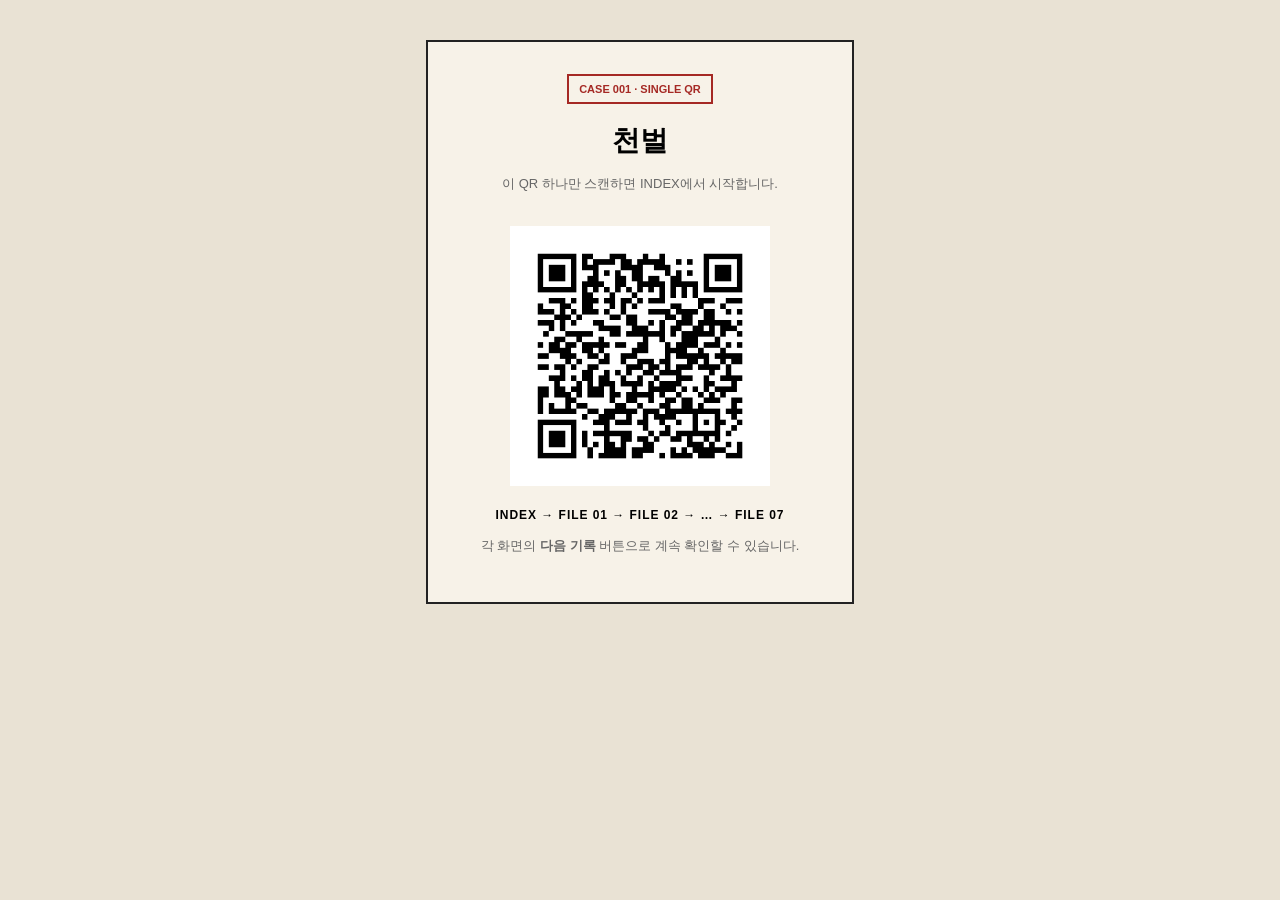
<file: QR_인쇄용_하나.html>
<!doctype html><html lang="ko"><meta charset="utf-8"><title>CASE 001 · 단일 QR</title><style>body{margin:0;background:#e9e2d4;font-family:Arial,sans-serif}.card{width:360px;margin:40px auto;padding:32px;background:#f7f2e8;border:2px solid #222;text-align:center}.stamp{display:inline-block;border:2px solid #a52924;color:#a52924;padding:7px 10px;font-weight:bold;font-size:11px}.card h1{font-size:28px;margin:18px 0 6px}.card p{color:#666;font-size:13px;line-height:1.7}.card img{width:260px;margin:18px auto}.flow{font-weight:bold;font-size:12px;letter-spacing:.08em}</style><div class="card"><div class="stamp">CASE 001 · SINGLE QR</div><h1>천벌</h1><p>이 QR 하나만 스캔하면 INDEX에서 시작합니다.</p><img src="QR_INDEX_하나만.png"><div class="flow">INDEX → FILE 01 → FILE 02 → … → FILE 07</div><p>각 화면의 <b>다음 기록</b> 버튼으로 계속 확인할 수 있습니다.</p></div></html>
</file>
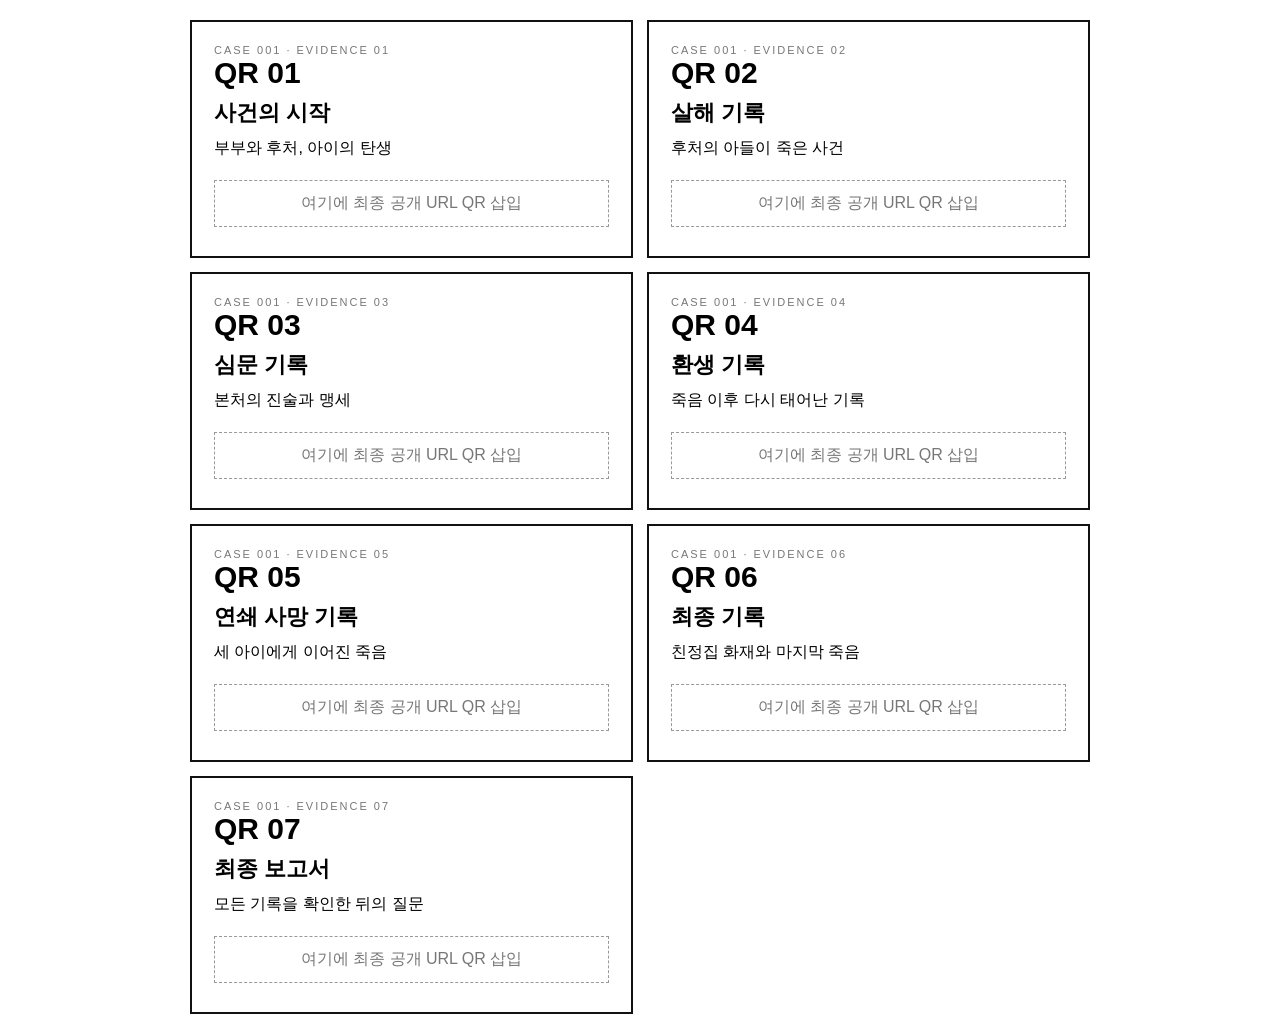
<file: QR_카드_인쇄용.html>
<!doctype html><html lang="ko"><head><meta charset="utf-8"><meta name="viewport" content="width=device-width,initial-scale=1">
<title>CASE 001 QR 카드</title><style>
body{font-family:Arial,"Noto Sans KR",sans-serif;background:white;margin:0;padding:20px}
.grid{display:grid;grid-template-columns:repeat(2,1fr);gap:14px;max-width:900px;margin:auto}
.card{border:2px solid #111;padding:22px;min-height:190px;page-break-inside:avoid}
.case{font-size:11px;letter-spacing:2px;color:#777}.num{font-size:30px;font-weight:800}.title{font-size:22px;font-weight:800;margin:8px 0}.desc{line-height:1.5}.qrbox{margin-top:20px;border:1px dashed #999;padding:12px;text-align:center;color:#777}
@media print{.card{break-inside:avoid}.grid{gap:10px}}
</style></head><body><div class="grid"><div class="card"><div class="case">CASE 001 · EVIDENCE 01</div><div class="num">QR 01</div><div class="title">사건의 시작</div><div class="desc">부부와 후처, 아이의 탄생</div><div class="qrbox">여기에 최종 공개 URL QR 삽입</div></div><div class="card"><div class="case">CASE 001 · EVIDENCE 02</div><div class="num">QR 02</div><div class="title">살해 기록</div><div class="desc">후처의 아들이 죽은 사건</div><div class="qrbox">여기에 최종 공개 URL QR 삽입</div></div><div class="card"><div class="case">CASE 001 · EVIDENCE 03</div><div class="num">QR 03</div><div class="title">심문 기록</div><div class="desc">본처의 진술과 맹세</div><div class="qrbox">여기에 최종 공개 URL QR 삽입</div></div><div class="card"><div class="case">CASE 001 · EVIDENCE 04</div><div class="num">QR 04</div><div class="title">환생 기록</div><div class="desc">죽음 이후 다시 태어난 기록</div><div class="qrbox">여기에 최종 공개 URL QR 삽입</div></div><div class="card"><div class="case">CASE 001 · EVIDENCE 05</div><div class="num">QR 05</div><div class="title">연쇄 사망 기록</div><div class="desc">세 아이에게 이어진 죽음</div><div class="qrbox">여기에 최종 공개 URL QR 삽입</div></div><div class="card"><div class="case">CASE 001 · EVIDENCE 06</div><div class="num">QR 06</div><div class="title">최종 기록</div><div class="desc">친정집 화재와 마지막 죽음</div><div class="qrbox">여기에 최종 공개 URL QR 삽입</div></div><div class="card"><div class="case">CASE 001 · EVIDENCE 07</div><div class="num">QR 07</div><div class="title">최종 보고서</div><div class="desc">모든 기록을 확인한 뒤의 질문</div><div class="qrbox">여기에 최종 공개 URL QR 삽입</div></div></div></body></html>
</file>
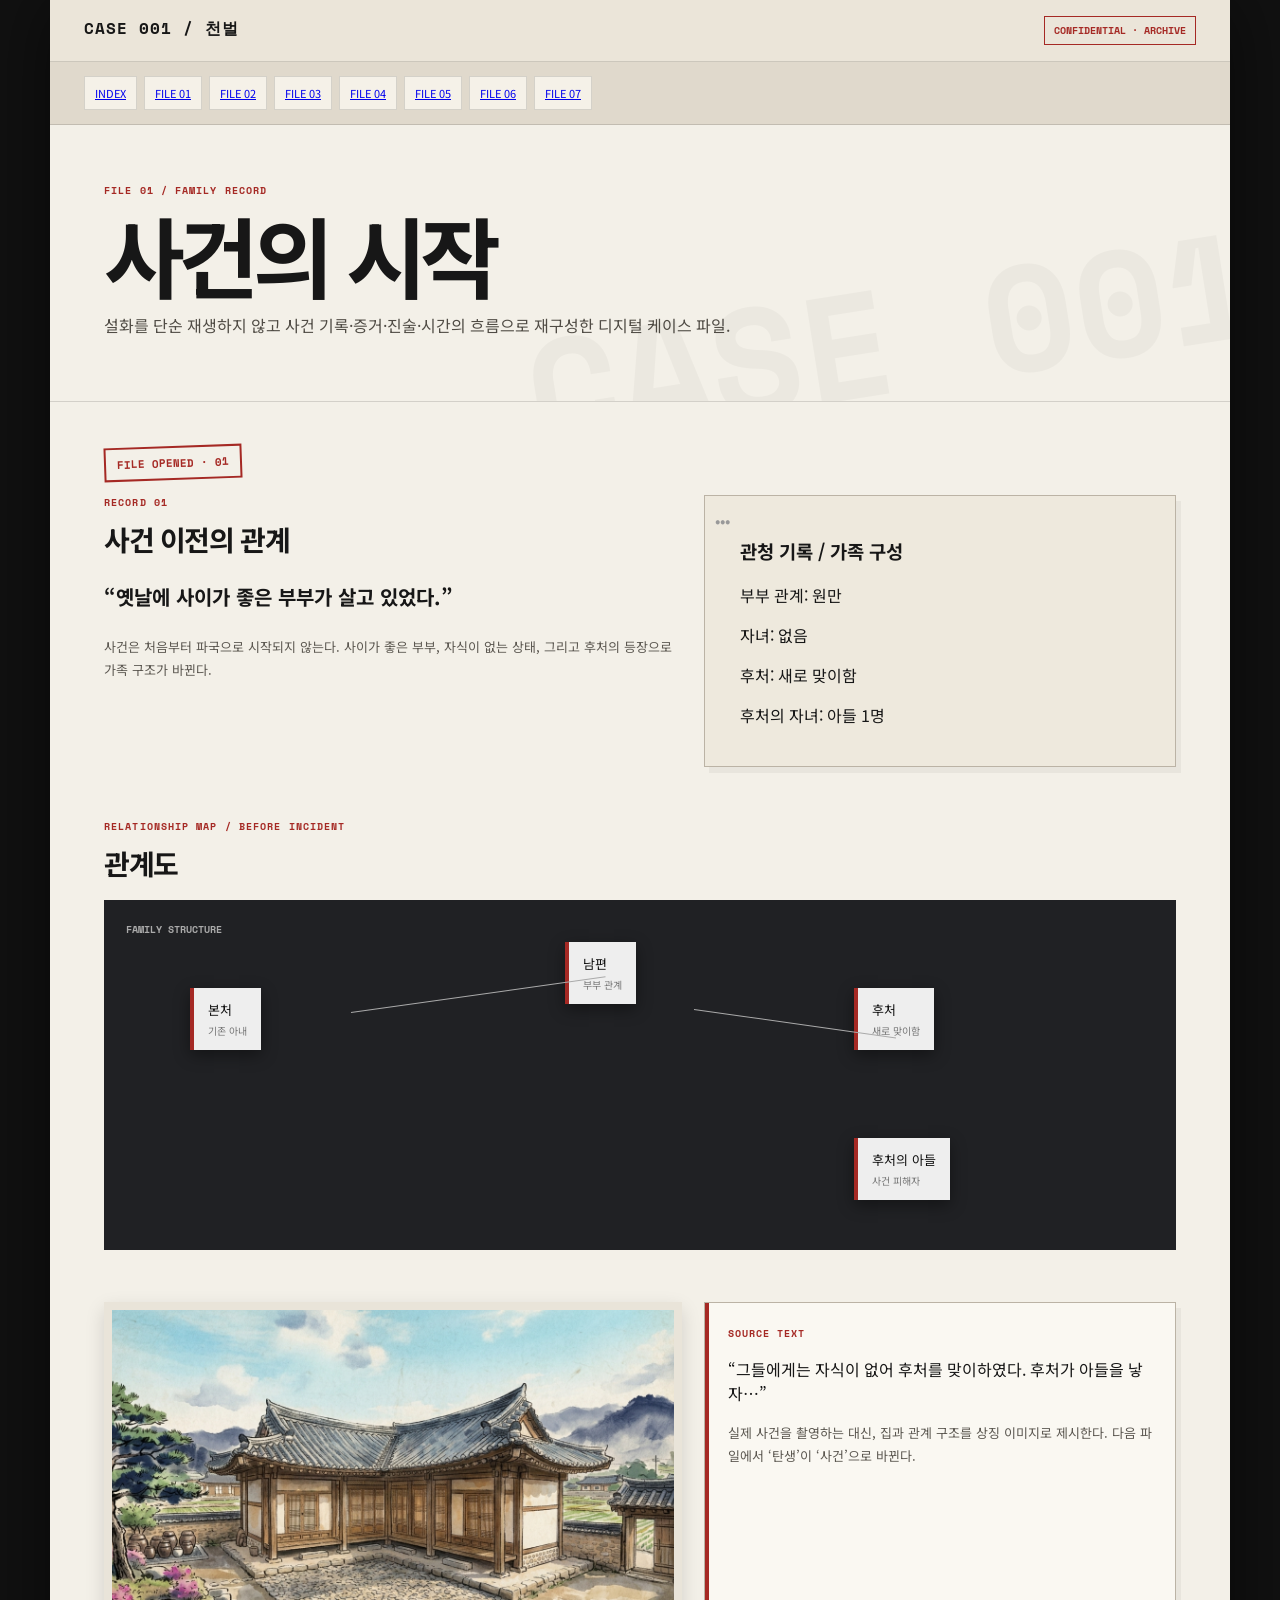
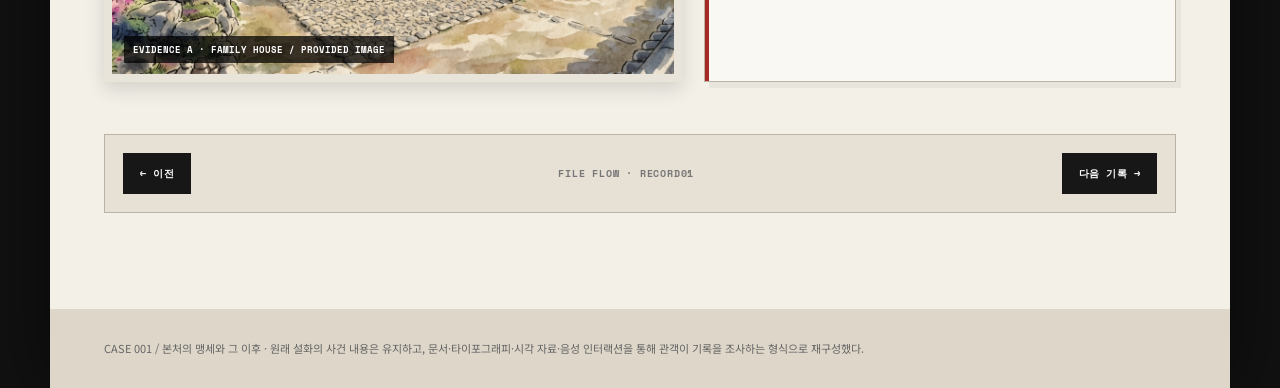
<file: record01.html>
<!doctype html><html lang="ko"><head><meta charset="utf-8"><meta name="viewport" content="width=device-width,initial-scale=1"><title>CASE 001 — 사건의 시작</title><style>@import url('https://fonts.googleapis.com/css2?family=Noto+Sans+KR:wght@400;600;700;800&family=Space+Mono:wght@400;700&display=swap');
:root{--ink:#171717;--paper:#f3f0e8;--paper2:#e5dfd2;--red:#a52924;--muted:#6f6a62;--line:#c9c2b5;--dark:#202124}*{box-sizing:border-box}html{scroll-behavior:smooth}body{margin:0;background:#111;color:var(--ink);font-family:'Noto Sans KR',sans-serif}.shell{max-width:1180px;margin:auto;background:var(--paper);min-height:100vh;box-shadow:0 0 70px #0008}.top{padding:16px 34px;background:#ebe5d9;border-bottom:1px solid #0002;display:flex;justify-content:space-between}.mono{font-family:'Space Mono';letter-spacing:.06em}.status{font:700 10px 'Space Mono';color:var(--red);border:1px solid var(--red);padding:6px 9px}.nav{position:sticky;top:0;z-index:10;padding:14px 34px;background:#e0d9cc;border-bottom:1px solid #0002;display:flex;gap:7px;flex-wrap:wrap}.nav a{background:#f5f1e8;border:1px solid #0002;padding:8px 10px;font-size:11px}.nav a:hover{border-color:var(--red);color:var(--red)}.hero{padding:58px 54px 45px;border-bottom:1px solid #0002;position:relative;overflow:hidden}.hero:after{content:'CASE 001';position:absolute;right:-30px;bottom:-45px;font:800 150px 'Space Mono';color:#00000008;transform:rotate(-9deg)}.kicker,.label{font:700 10px 'Space Mono';letter-spacing:.11em;color:var(--red)}.hero h1{font-size:clamp(44px,7vw,88px);line-height:.93;letter-spacing:-.075em;margin:15px 0}.hero p{max-width:720px;color:#504c45;line-height:1.8}.content{padding:44px 54px}.section{margin-bottom:52px}.section h2{font-size:28px;letter-spacing:-.05em;margin:9px 0 17px}.grid2{display:grid;grid-template-columns:1.1fr .9fr;gap:22px}.grid3{display:grid;grid-template-columns:repeat(3,1fr);gap:17px}.paper,.doc{background:#faf8f2;border:1px solid #bbb3a5;padding:23px;box-shadow:5px 6px 0 #0000000c;position:relative}.paper:before{content:'';position:absolute;left:0;top:0;bottom:0;width:4px;background:var(--red)}.doc{background:#eee9dd;padding-left:35px}.doc:before{content:'•••';position:absolute;left:10px;top:12px;line-height:1.6;color:#999}.quote{font-size:20px;font-weight:700;line-height:1.8}.small{font-size:13px;line-height:1.8;color:#5c5851}.stamp{display:inline-block;border:2px solid var(--red);color:var(--red);padding:7px 11px;font:700 11px 'Space Mono';transform:rotate(-2deg);margin-bottom:15px}.full-story{white-space:pre-line;font-size:15px;line-height:2.05}.timeline{padding-left:30px;position:relative}.timeline:before{content:'';position:absolute;left:8px;top:0;bottom:0;width:1px;background:#999}.event{position:relative;margin:0 0 24px}.event:before{content:'';position:absolute;left:-27px;top:5px;width:9px;height:9px;border-radius:50%;border:2px solid var(--red);background:var(--paper)}.event strong{display:block}.event span{font-size:12px;color:var(--muted)}.map{height:350px;background:var(--dark);color:#eee;position:relative;overflow:hidden;padding:22px}.maptitle{font:700 10px 'Space Mono';color:#aaa}.node{position:absolute;background:#eee;color:#111;padding:12px 14px;border-left:4px solid var(--red);font-size:13px;box-shadow:0 5px 15px #0006}.node small{display:block;color:#777;font-size:10px;margin-top:4px}.line{position:absolute;height:1px;background:#aaa;transform-origin:left center}.evidence{height:285px;background:#2c2b29;position:relative;overflow:hidden;border:8px solid #e9e4d9;box-shadow:0 7px 18px #0002}.caption{position:absolute;left:12px;bottom:11px;color:#fff;background:#000b;padding:7px 9px;font:700 9px 'Space Mono'}.house{position:absolute;left:20%;bottom:21%;width:58%;height:48%;background:#b8a98e;clip-path:polygon(50% 0,100% 35%,100% 100%,0 100%,0 35%)}.house:after{content:'';position:absolute;left:42%;bottom:0;width:16%;height:48%;background:#463c34}.window{position:absolute;top:49%;width:13%;height:20%;background:#9db0ad;border:3px solid #5c5047}.window.l{left:23%}.window.r{right:23%}.tree{position:absolute;bottom:17%;width:17px;height:90px;background:#51453b}.tree:before{content:'';position:absolute;width:95px;height:95px;border-radius:50%;background:#425246;left:-39px;top:-58px}.audio{display:flex;align-items:center;gap:12px;padding:14px;background:#f7f4ec;border:1px solid #bbb3a5}.audio button,.finalbtn{background:#171717;color:white;border:0;padding:11px 14px;font:700 10px 'Space Mono';cursor:pointer}.wave{display:flex;gap:3px;align-items:center}.wave i{width:3px;height:11px;background:var(--red);animation:pulse 1s infinite}.wave i:nth-child(2){height:19px}.wave i:nth-child(3){height:28px}.wave i:nth-child(4){height:15px}.wave i:nth-child(5){height:22px}@keyframes pulse{50%{transform:scaleY(.45)}}.bigtype{font-size:clamp(35px,6vw,72px);font-weight:800;line-height:1.03;letter-spacing:-.08em}.red{color:var(--red)}.footer{padding:30px 54px;background:#ddd6c9;color:#666;font-size:11px;line-height:1.7}.cardlink{display:block}.cardlink:hover{transform:translateY(-3px);transition:.2s}@media(max-width:800px){.grid2,.grid3{grid-template-columns:1fr}.content,.hero{padding-left:23px;padding-right:23px}.top,.nav{padding-left:16px;padding-right:16px}.hero h1{font-size:54px}.map{height:500px}}
<style>.real-photo{padding:0;background:#222;overflow:hidden}.real-photo img{display:block;width:100%;height:100%;object-fit:cover}.real-photo.wide{height:380px}.real-photo.wide img{object-fit:cover}</style></style><style>
.flow-nav{display:flex;gap:10px;justify-content:space-between;align-items:center;margin-top:12px;padding:18px;background:#e7e0d4;border:1px solid #bbb3a5}
.flow-nav a{display:inline-block;background:#171717;color:#fff;text-decoration:none;padding:13px 17px;font:700 10px 'Space Mono',monospace;letter-spacing:.05em}
.flow-nav a:hover{background:#a52924}
.flow-nav .flow-mid{font:700 10px 'Space Mono',monospace;color:#777;letter-spacing:.08em}
</style></head><body><div class="shell"><header class="top"><b class="mono">CASE 001 / 천벌</b><span class="status">CONFIDENTIAL · ARCHIVE</span></header><nav class="nav"><a href="index.html">INDEX</a><a href="record01.html">FILE 01</a><a href="record02.html">FILE 02</a><a href="record03.html">FILE 03</a><a href="record04.html">FILE 04</a><a href="record05.html">FILE 05</a><a href="record06.html">FILE 06</a><a href="record07.html">FILE 07</a></nav><section class="hero"><div class="kicker">FILE 01 / FAMILY RECORD</div><h1>사건의 시작</h1><p>설화를 단순 재생하지 않고 사건 기록·증거·진술·시간의 흐름으로 재구성한 디지털 케이스 파일.</p></section><main class="content"><section class="section"><div class="stamp">FILE OPENED · 01</div><div class="grid2"><div><div class="label">RECORD 01</div><h2>사건 이전의 관계</h2><p class="quote">“옛날에 사이가 좋은 부부가 살고 있었다.”</p><p class="small">사건은 처음부터 파국으로 시작되지 않는다. 사이가 좋은 부부, 자식이 없는 상태, 그리고 후처의 등장으로 가족 구조가 바뀐다.</p></div><div class="doc"><h3>관청 기록 / 가족 구성</h3><p>부부 관계: 원만</p><p>자녀: 없음</p><p>후처: 새로 맞이함</p><p>후처의 자녀: 아들 1명</p></div></div></section><section class="section"><div class="label">RELATIONSHIP MAP / BEFORE INCIDENT</div><h2>관계도</h2><div class="map"><div class="maptitle">FAMILY STRUCTURE</div><div class="node" style="left:8%;top:25%">본처<small>기존 아내</small></div><div class="node" style="left:43%;top:12%">남편<small>부부 관계</small></div><div class="node" style="left:70%;top:25%">후처<small>새로 맞이함</small></div><div class="node" style="left:70%;top:68%">후처의 아들<small>사건 피해자</small></div><div class="line" style="left:23%;top:32%;width:24%;transform:rotate(-8deg)"></div><div class="line" style="left:55%;top:31%;width:19%;transform:rotate(8deg)"></div><div class="line" style="left:77%;top:45%;height:23%"></div></div></section><section class="section"><div class="grid2"><div class="evidence real-photo wide"><img src="evidence_house.png" alt="한옥 가족의 집 이미지"><div class="caption">EVIDENCE A · FAMILY HOUSE / PROVIDED IMAGE</div></div><div class="paper"><div class="label">SOURCE TEXT</div><p>“그들에게는 자식이 없어 후처를 맞이하였다. 후처가 아들을 낳자…”</p><p class="small">실제 사건을 촬영하는 대신, 집과 관계 구조를 상징 이미지로 제시한다. 다음 파일에서 ‘탄생’이 ‘사건’으로 바뀐다.</p></div></div></section><section class="section"><div class="flow-nav"><a href="index.html">← 이전</a><span class="flow-mid">FILE FLOW · RECORD01</span><a href="record02.html">다음 기록 →</a></div></section></main><footer class="footer">CASE 001 / 본처의 맹세와 그 이후 · 원래 설화의 사건 내용은 유지하고, 문서·타이포그래피·시각 자료·음성 인터랙션을 통해 관객이 기록을 조사하는 형식으로 재구성했다.</footer></div><script>
function pickKoreanVoice(prefer='neutral'){
  const voices=window.speechSynthesis.getVoices().filter(v=>/^ko(-|_)/i.test(v.lang));
  if(!voices.length) return null;
  const names=voices.map(v=>v.name).join(' ').toLowerCase();
  if(prefer==='female') return voices.find(v=>/female|여|미|sora|heami|sunhi|google/.test(v.name.toLowerCase())) || voices[0];
  if(prefer==='male') return voices.find(v=>/male|남|jinho|google/.test(v.name.toLowerCase())) || voices[0];
  return voices.find(v=>/google|microsoft/.test(v.name.toLowerCase())) || voices[0];
}
function speak(text, mode='neutral'){
  if(!('speechSynthesis' in window)){alert('이 브라우저에서는 음성 기능을 지원하지 않습니다.');return;}
  speechSynthesis.cancel();
  const voice=pickKoreanVoice(mode);
  // Short dramatic pauses make the narration feel less like a single flat TTS sentence.
  const parts=text.split(/(?<=[.!?다요])\s+/).filter(Boolean);
  parts.forEach((part,i)=>{
    const u=new SpeechSynthesisUtterance(part);
    u.lang='ko-KR';
    if(voice) u.voice=voice;
    u.rate = mode==='female' ? 0.84 : (mode==='male' ? 0.80 : 0.86);
    u.pitch = mode==='female' ? 1.02 : (mode==='male' ? 0.82 : 0.92);
    u.volume=1;
    setTimeout(()=>speechSynthesis.speak(u), i*260);
  });
}
window.speechSynthesis && window.speechSynthesis.addEventListener('voiceschanged',()=>{});
</script></body></html>
</file>
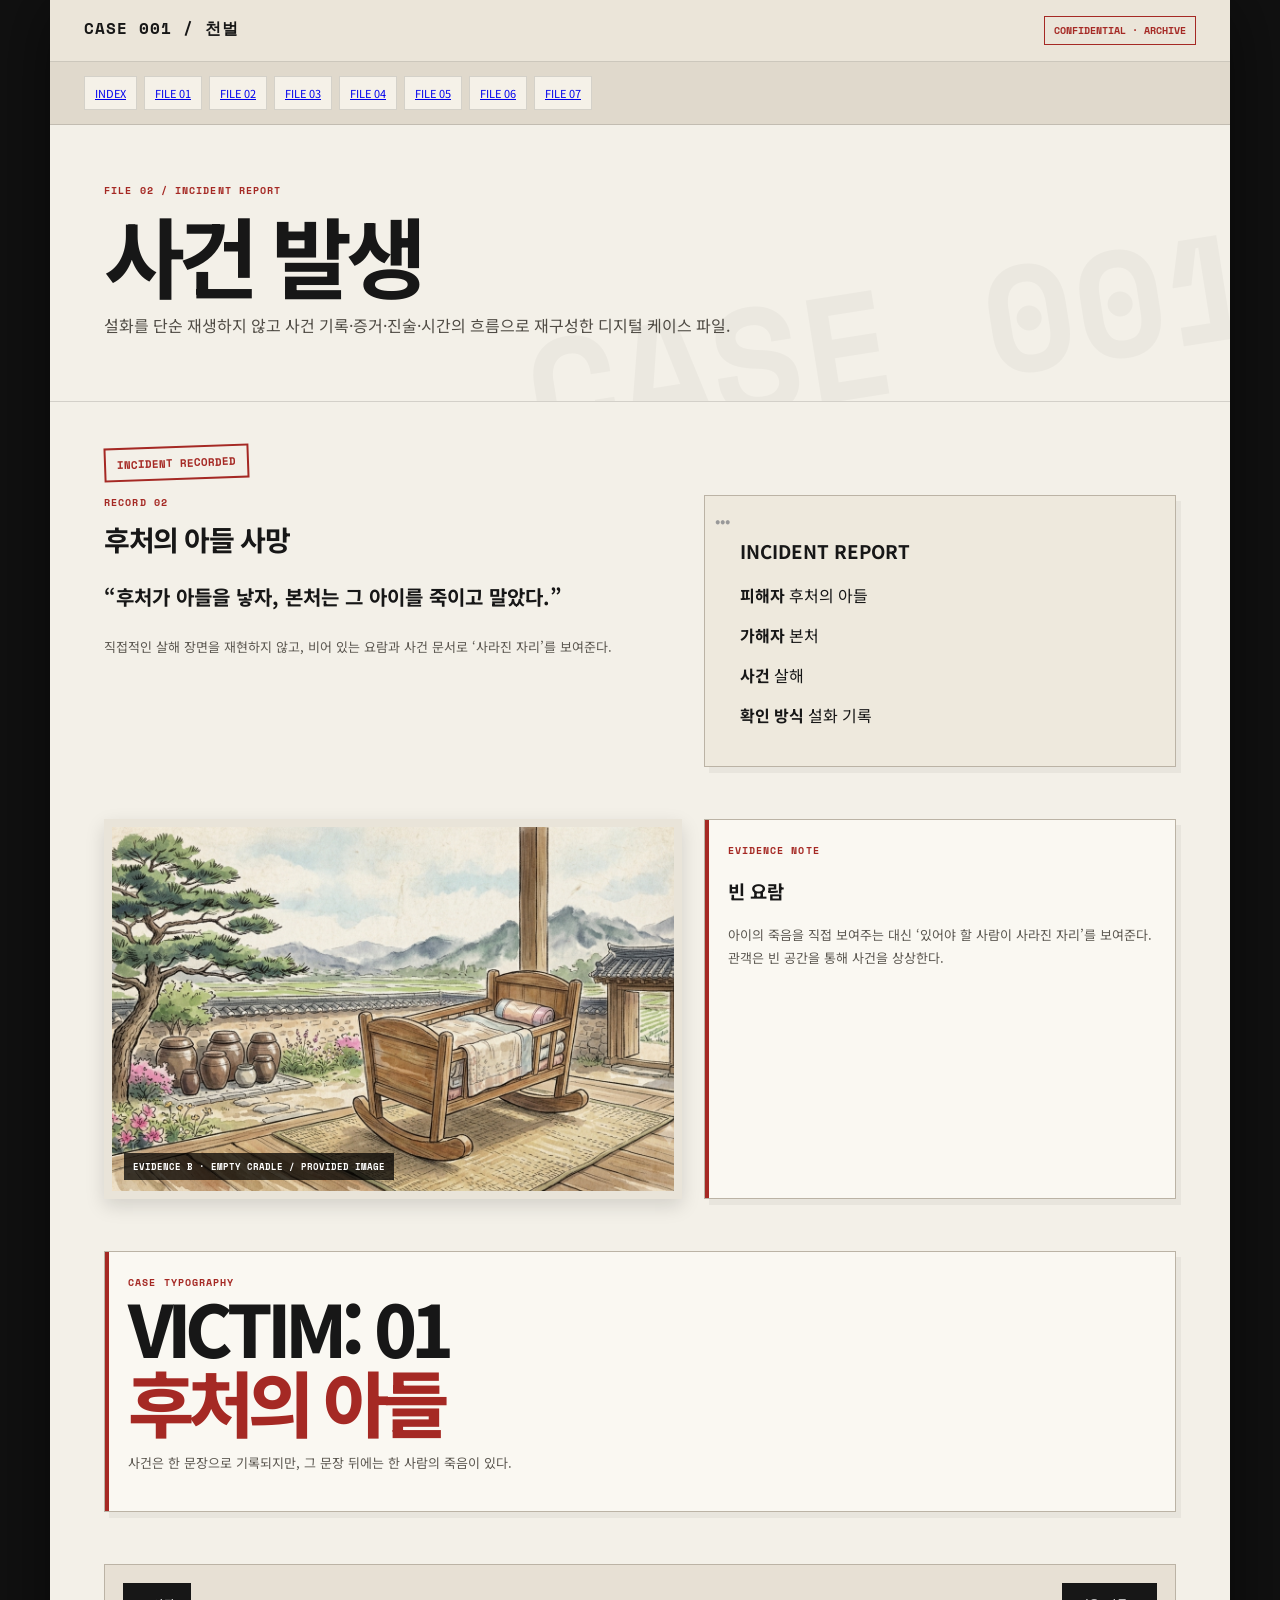
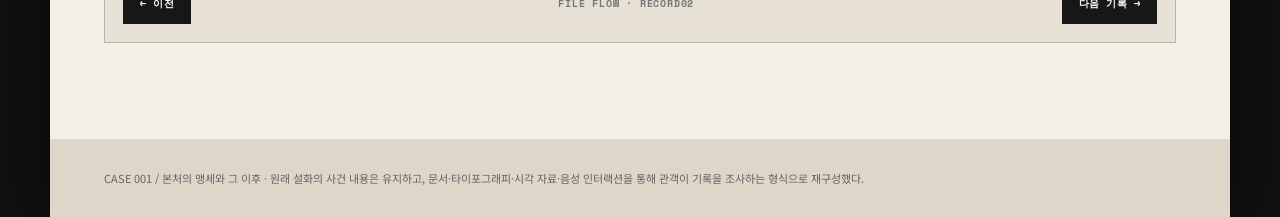
<file: record02.html>
<!doctype html><html lang="ko"><head><meta charset="utf-8"><meta name="viewport" content="width=device-width,initial-scale=1"><title>CASE 001 — 사건 발생</title><style>@import url('https://fonts.googleapis.com/css2?family=Noto+Sans+KR:wght@400;600;700;800&family=Space+Mono:wght@400;700&display=swap');
:root{--ink:#171717;--paper:#f3f0e8;--paper2:#e5dfd2;--red:#a52924;--muted:#6f6a62;--line:#c9c2b5;--dark:#202124}*{box-sizing:border-box}html{scroll-behavior:smooth}body{margin:0;background:#111;color:var(--ink);font-family:'Noto Sans KR',sans-serif}.shell{max-width:1180px;margin:auto;background:var(--paper);min-height:100vh;box-shadow:0 0 70px #0008}.top{padding:16px 34px;background:#ebe5d9;border-bottom:1px solid #0002;display:flex;justify-content:space-between}.mono{font-family:'Space Mono';letter-spacing:.06em}.status{font:700 10px 'Space Mono';color:var(--red);border:1px solid var(--red);padding:6px 9px}.nav{position:sticky;top:0;z-index:10;padding:14px 34px;background:#e0d9cc;border-bottom:1px solid #0002;display:flex;gap:7px;flex-wrap:wrap}.nav a{background:#f5f1e8;border:1px solid #0002;padding:8px 10px;font-size:11px}.nav a:hover{border-color:var(--red);color:var(--red)}.hero{padding:58px 54px 45px;border-bottom:1px solid #0002;position:relative;overflow:hidden}.hero:after{content:'CASE 001';position:absolute;right:-30px;bottom:-45px;font:800 150px 'Space Mono';color:#00000008;transform:rotate(-9deg)}.kicker,.label{font:700 10px 'Space Mono';letter-spacing:.11em;color:var(--red)}.hero h1{font-size:clamp(44px,7vw,88px);line-height:.93;letter-spacing:-.075em;margin:15px 0}.hero p{max-width:720px;color:#504c45;line-height:1.8}.content{padding:44px 54px}.section{margin-bottom:52px}.section h2{font-size:28px;letter-spacing:-.05em;margin:9px 0 17px}.grid2{display:grid;grid-template-columns:1.1fr .9fr;gap:22px}.grid3{display:grid;grid-template-columns:repeat(3,1fr);gap:17px}.paper,.doc{background:#faf8f2;border:1px solid #bbb3a5;padding:23px;box-shadow:5px 6px 0 #0000000c;position:relative}.paper:before{content:'';position:absolute;left:0;top:0;bottom:0;width:4px;background:var(--red)}.doc{background:#eee9dd;padding-left:35px}.doc:before{content:'•••';position:absolute;left:10px;top:12px;line-height:1.6;color:#999}.quote{font-size:20px;font-weight:700;line-height:1.8}.small{font-size:13px;line-height:1.8;color:#5c5851}.stamp{display:inline-block;border:2px solid var(--red);color:var(--red);padding:7px 11px;font:700 11px 'Space Mono';transform:rotate(-2deg);margin-bottom:15px}.full-story{white-space:pre-line;font-size:15px;line-height:2.05}.timeline{padding-left:30px;position:relative}.timeline:before{content:'';position:absolute;left:8px;top:0;bottom:0;width:1px;background:#999}.event{position:relative;margin:0 0 24px}.event:before{content:'';position:absolute;left:-27px;top:5px;width:9px;height:9px;border-radius:50%;border:2px solid var(--red);background:var(--paper)}.event strong{display:block}.event span{font-size:12px;color:var(--muted)}.map{height:350px;background:var(--dark);color:#eee;position:relative;overflow:hidden;padding:22px}.maptitle{font:700 10px 'Space Mono';color:#aaa}.node{position:absolute;background:#eee;color:#111;padding:12px 14px;border-left:4px solid var(--red);font-size:13px;box-shadow:0 5px 15px #0006}.node small{display:block;color:#777;font-size:10px;margin-top:4px}.line{position:absolute;height:1px;background:#aaa;transform-origin:left center}.evidence{height:285px;background:#2c2b29;position:relative;overflow:hidden;border:8px solid #e9e4d9;box-shadow:0 7px 18px #0002}.caption{position:absolute;left:12px;bottom:11px;color:#fff;background:#000b;padding:7px 9px;font:700 9px 'Space Mono'}.house{position:absolute;left:20%;bottom:21%;width:58%;height:48%;background:#b8a98e;clip-path:polygon(50% 0,100% 35%,100% 100%,0 100%,0 35%)}.house:after{content:'';position:absolute;left:42%;bottom:0;width:16%;height:48%;background:#463c34}.window{position:absolute;top:49%;width:13%;height:20%;background:#9db0ad;border:3px solid #5c5047}.window.l{left:23%}.window.r{right:23%}.tree{position:absolute;bottom:17%;width:17px;height:90px;background:#51453b}.tree:before{content:'';position:absolute;width:95px;height:95px;border-radius:50%;background:#425246;left:-39px;top:-58px}.audio{display:flex;align-items:center;gap:12px;padding:14px;background:#f7f4ec;border:1px solid #bbb3a5}.audio button,.finalbtn{background:#171717;color:white;border:0;padding:11px 14px;font:700 10px 'Space Mono';cursor:pointer}.wave{display:flex;gap:3px;align-items:center}.wave i{width:3px;height:11px;background:var(--red);animation:pulse 1s infinite}.wave i:nth-child(2){height:19px}.wave i:nth-child(3){height:28px}.wave i:nth-child(4){height:15px}.wave i:nth-child(5){height:22px}@keyframes pulse{50%{transform:scaleY(.45)}}.bigtype{font-size:clamp(35px,6vw,72px);font-weight:800;line-height:1.03;letter-spacing:-.08em}.red{color:var(--red)}.footer{padding:30px 54px;background:#ddd6c9;color:#666;font-size:11px;line-height:1.7}.cardlink{display:block}.cardlink:hover{transform:translateY(-3px);transition:.2s}@media(max-width:800px){.grid2,.grid3{grid-template-columns:1fr}.content,.hero{padding-left:23px;padding-right:23px}.top,.nav{padding-left:16px;padding-right:16px}.hero h1{font-size:54px}.map{height:500px}}
<style>.real-photo{padding:0;background:#222;overflow:hidden}.real-photo img{display:block;width:100%;height:100%;object-fit:cover}.real-photo.wide{height:380px}.real-photo.wide img{object-fit:cover}</style></style><style>
.flow-nav{display:flex;gap:10px;justify-content:space-between;align-items:center;margin-top:12px;padding:18px;background:#e7e0d4;border:1px solid #bbb3a5}
.flow-nav a{display:inline-block;background:#171717;color:#fff;text-decoration:none;padding:13px 17px;font:700 10px 'Space Mono',monospace;letter-spacing:.05em}
.flow-nav a:hover{background:#a52924}
.flow-nav .flow-mid{font:700 10px 'Space Mono',monospace;color:#777;letter-spacing:.08em}
</style></head><body><div class="shell"><header class="top"><b class="mono">CASE 001 / 천벌</b><span class="status">CONFIDENTIAL · ARCHIVE</span></header><nav class="nav"><a href="index.html">INDEX</a><a href="record01.html">FILE 01</a><a href="record02.html">FILE 02</a><a href="record03.html">FILE 03</a><a href="record04.html">FILE 04</a><a href="record05.html">FILE 05</a><a href="record06.html">FILE 06</a><a href="record07.html">FILE 07</a></nav><section class="hero"><div class="kicker">FILE 02 / INCIDENT REPORT</div><h1>사건 발생</h1><p>설화를 단순 재생하지 않고 사건 기록·증거·진술·시간의 흐름으로 재구성한 디지털 케이스 파일.</p></section><main class="content"><section class="section"><div class="stamp">INCIDENT RECORDED</div><div class="grid2"><div><div class="label">RECORD 02</div><h2>후처의 아들 사망</h2><p class="quote">“후처가 아들을 낳자, 본처는 그 아이를 죽이고 말았다.”</p><p class="small">직접적인 살해 장면을 재현하지 않고, 비어 있는 요람과 사건 문서로 ‘사라진 자리’를 보여준다.</p></div><div class="doc"><h3>INCIDENT REPORT</h3><p><b>피해자</b> 후처의 아들</p><p><b>가해자</b> 본처</p><p><b>사건</b> 살해</p><p><b>확인 방식</b> 설화 기록</p></div></div></section><section class="section"><div class="grid2"><div class="evidence real-photo wide"><img src="evidence_cradle.png" alt="빈 요람 이미지"><div class="caption">EVIDENCE B · EMPTY CRADLE / PROVIDED IMAGE</div></div><div class="paper"><div class="label">EVIDENCE NOTE</div><h3>빈 요람</h3><p class="small">아이의 죽음을 직접 보여주는 대신 ‘있어야 할 사람이 사라진 자리’를 보여준다. 관객은 빈 공간을 통해 사건을 상상한다.</p></div></div></section><section class="section"><div class="paper"><div class="label">CASE TYPOGRAPHY</div><div class="bigtype">VICTIM: 01<br><span class="red">후처의 아들</span></div><p class="small">사건은 한 문장으로 기록되지만, 그 문장 뒤에는 한 사람의 죽음이 있다.</p></div></section><section class="section"><div class="flow-nav"><a href="record01.html">← 이전</a><span class="flow-mid">FILE FLOW · RECORD02</span><a href="record03.html">다음 기록 →</a></div></section></main><footer class="footer">CASE 001 / 본처의 맹세와 그 이후 · 원래 설화의 사건 내용은 유지하고, 문서·타이포그래피·시각 자료·음성 인터랙션을 통해 관객이 기록을 조사하는 형식으로 재구성했다.</footer></div><script>
function pickKoreanVoice(prefer='neutral'){
  const voices=window.speechSynthesis.getVoices().filter(v=>/^ko(-|_)/i.test(v.lang));
  if(!voices.length) return null;
  const names=voices.map(v=>v.name).join(' ').toLowerCase();
  if(prefer==='female') return voices.find(v=>/female|여|미|sora|heami|sunhi|google/.test(v.name.toLowerCase())) || voices[0];
  if(prefer==='male') return voices.find(v=>/male|남|jinho|google/.test(v.name.toLowerCase())) || voices[0];
  return voices.find(v=>/google|microsoft/.test(v.name.toLowerCase())) || voices[0];
}
function speak(text, mode='neutral'){
  if(!('speechSynthesis' in window)){alert('이 브라우저에서는 음성 기능을 지원하지 않습니다.');return;}
  speechSynthesis.cancel();
  const voice=pickKoreanVoice(mode);
  // Short dramatic pauses make the narration feel less like a single flat TTS sentence.
  const parts=text.split(/(?<=[.!?다요])\s+/).filter(Boolean);
  parts.forEach((part,i)=>{
    const u=new SpeechSynthesisUtterance(part);
    u.lang='ko-KR';
    if(voice) u.voice=voice;
    u.rate = mode==='female' ? 0.84 : (mode==='male' ? 0.80 : 0.86);
    u.pitch = mode==='female' ? 1.02 : (mode==='male' ? 0.82 : 0.92);
    u.volume=1;
    setTimeout(()=>speechSynthesis.speak(u), i*260);
  });
}
window.speechSynthesis && window.speechSynthesis.addEventListener('voiceschanged',()=>{});
</script></body></html>
</file>
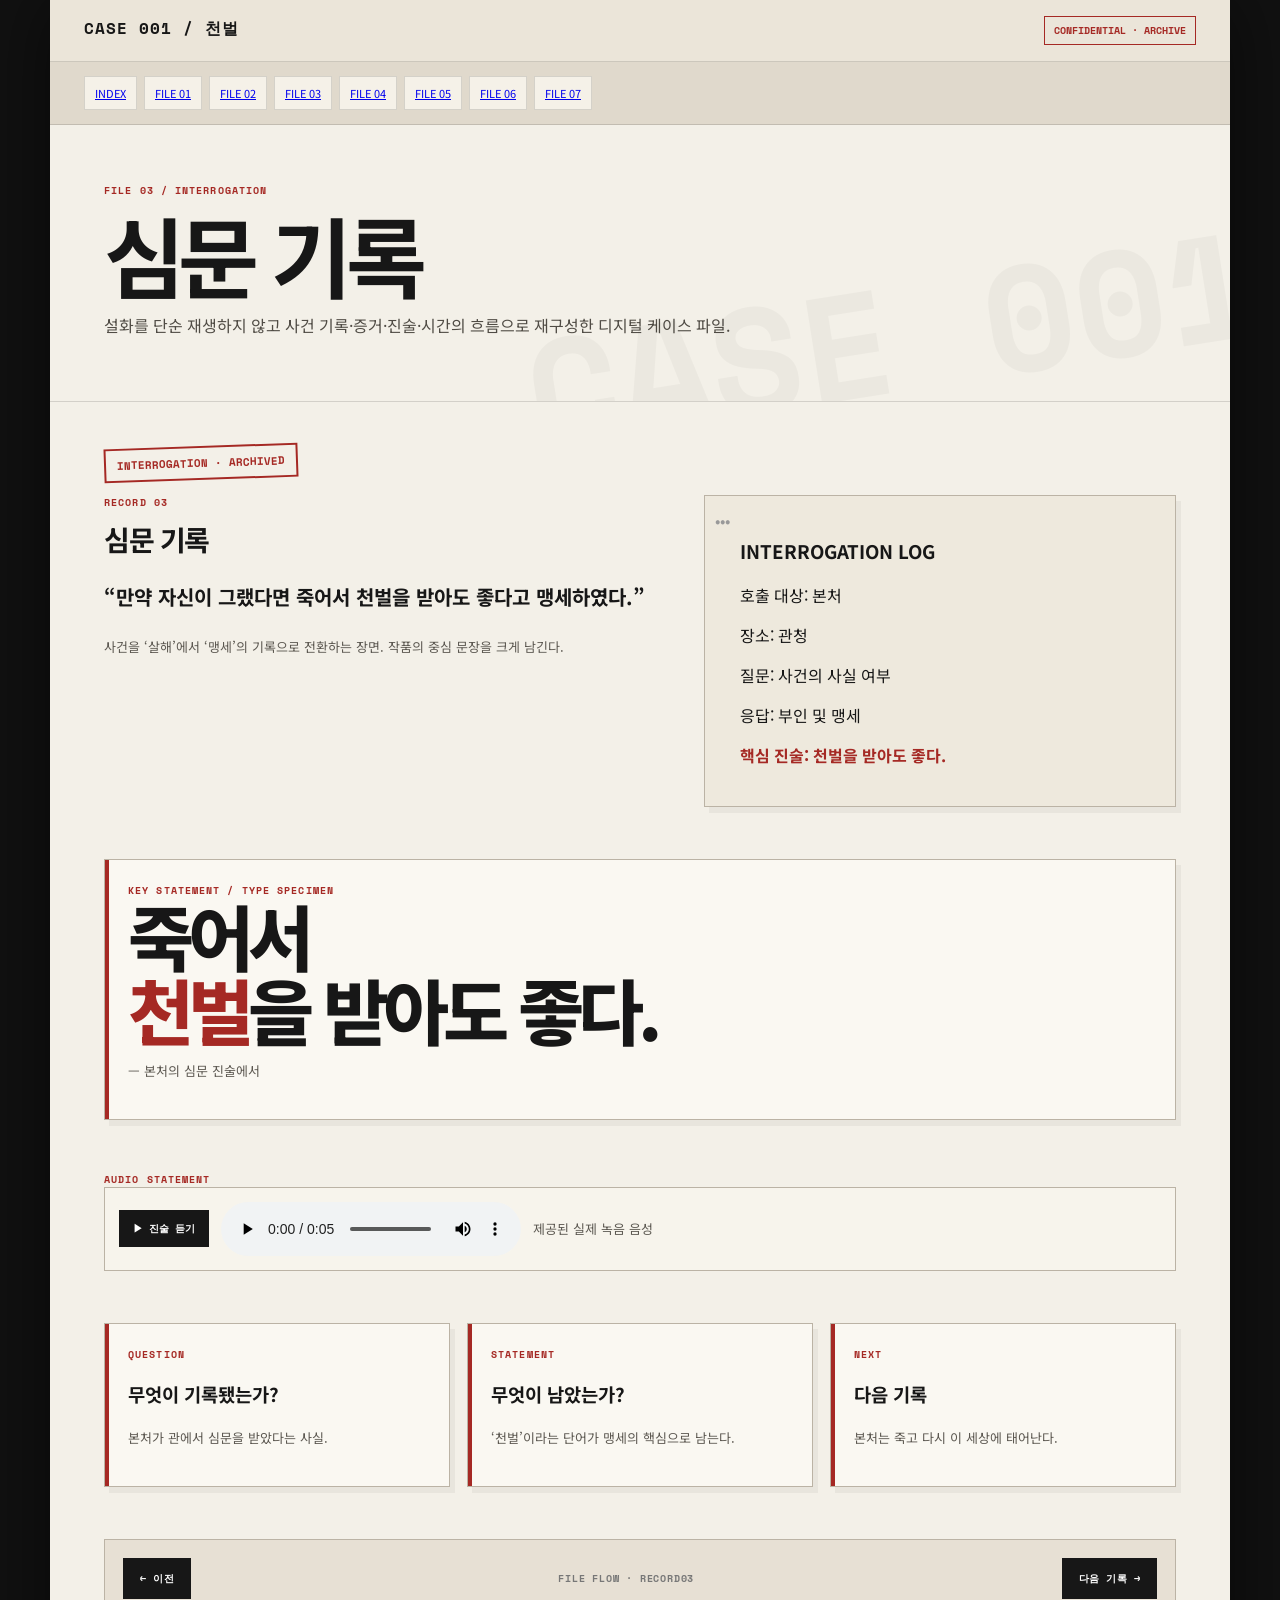
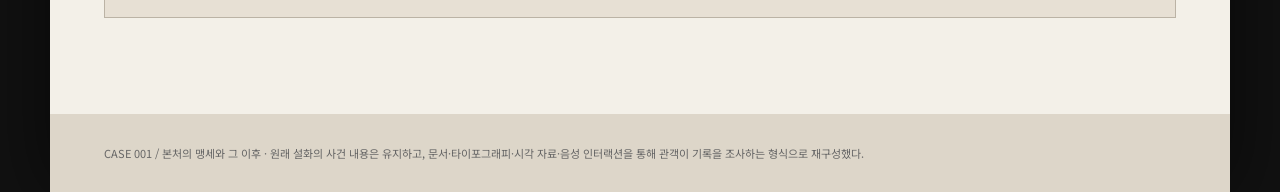
<file: record03.html>
<!doctype html><html lang="ko"><head><meta charset="utf-8"><meta name="viewport" content="width=device-width,initial-scale=1"><title>CASE 001 — 심문 기록</title><style>@import url('https://fonts.googleapis.com/css2?family=Noto+Sans+KR:wght@400;600;700;800&family=Space+Mono:wght@400;700&display=swap');
:root{--ink:#171717;--paper:#f3f0e8;--paper2:#e5dfd2;--red:#a52924;--muted:#6f6a62;--line:#c9c2b5;--dark:#202124}*{box-sizing:border-box}html{scroll-behavior:smooth}body{margin:0;background:#111;color:var(--ink);font-family:'Noto Sans KR',sans-serif}.shell{max-width:1180px;margin:auto;background:var(--paper);min-height:100vh;box-shadow:0 0 70px #0008}.top{padding:16px 34px;background:#ebe5d9;border-bottom:1px solid #0002;display:flex;justify-content:space-between}.mono{font-family:'Space Mono';letter-spacing:.06em}.status{font:700 10px 'Space Mono';color:var(--red);border:1px solid var(--red);padding:6px 9px}.nav{position:sticky;top:0;z-index:10;padding:14px 34px;background:#e0d9cc;border-bottom:1px solid #0002;display:flex;gap:7px;flex-wrap:wrap}.nav a{background:#f5f1e8;border:1px solid #0002;padding:8px 10px;font-size:11px}.nav a:hover{border-color:var(--red);color:var(--red)}.hero{padding:58px 54px 45px;border-bottom:1px solid #0002;position:relative;overflow:hidden}.hero:after{content:'CASE 001';position:absolute;right:-30px;bottom:-45px;font:800 150px 'Space Mono';color:#00000008;transform:rotate(-9deg)}.kicker,.label{font:700 10px 'Space Mono';letter-spacing:.11em;color:var(--red)}.hero h1{font-size:clamp(44px,7vw,88px);line-height:.93;letter-spacing:-.075em;margin:15px 0}.hero p{max-width:720px;color:#504c45;line-height:1.8}.content{padding:44px 54px}.section{margin-bottom:52px}.section h2{font-size:28px;letter-spacing:-.05em;margin:9px 0 17px}.grid2{display:grid;grid-template-columns:1.1fr .9fr;gap:22px}.grid3{display:grid;grid-template-columns:repeat(3,1fr);gap:17px}.paper,.doc{background:#faf8f2;border:1px solid #bbb3a5;padding:23px;box-shadow:5px 6px 0 #0000000c;position:relative}.paper:before{content:'';position:absolute;left:0;top:0;bottom:0;width:4px;background:var(--red)}.doc{background:#eee9dd;padding-left:35px}.doc:before{content:'•••';position:absolute;left:10px;top:12px;line-height:1.6;color:#999}.quote{font-size:20px;font-weight:700;line-height:1.8}.small{font-size:13px;line-height:1.8;color:#5c5851}.stamp{display:inline-block;border:2px solid var(--red);color:var(--red);padding:7px 11px;font:700 11px 'Space Mono';transform:rotate(-2deg);margin-bottom:15px}.full-story{white-space:pre-line;font-size:15px;line-height:2.05}.timeline{padding-left:30px;position:relative}.timeline:before{content:'';position:absolute;left:8px;top:0;bottom:0;width:1px;background:#999}.event{position:relative;margin:0 0 24px}.event:before{content:'';position:absolute;left:-27px;top:5px;width:9px;height:9px;border-radius:50%;border:2px solid var(--red);background:var(--paper)}.event strong{display:block}.event span{font-size:12px;color:var(--muted)}.map{height:350px;background:var(--dark);color:#eee;position:relative;overflow:hidden;padding:22px}.maptitle{font:700 10px 'Space Mono';color:#aaa}.node{position:absolute;background:#eee;color:#111;padding:12px 14px;border-left:4px solid var(--red);font-size:13px;box-shadow:0 5px 15px #0006}.node small{display:block;color:#777;font-size:10px;margin-top:4px}.line{position:absolute;height:1px;background:#aaa;transform-origin:left center}.evidence{height:285px;background:#2c2b29;position:relative;overflow:hidden;border:8px solid #e9e4d9;box-shadow:0 7px 18px #0002}.caption{position:absolute;left:12px;bottom:11px;color:#fff;background:#000b;padding:7px 9px;font:700 9px 'Space Mono'}.house{position:absolute;left:20%;bottom:21%;width:58%;height:48%;background:#b8a98e;clip-path:polygon(50% 0,100% 35%,100% 100%,0 100%,0 35%)}.house:after{content:'';position:absolute;left:42%;bottom:0;width:16%;height:48%;background:#463c34}.window{position:absolute;top:49%;width:13%;height:20%;background:#9db0ad;border:3px solid #5c5047}.window.l{left:23%}.window.r{right:23%}.tree{position:absolute;bottom:17%;width:17px;height:90px;background:#51453b}.tree:before{content:'';position:absolute;width:95px;height:95px;border-radius:50%;background:#425246;left:-39px;top:-58px}.audio{display:flex;align-items:center;gap:12px;padding:14px;background:#f7f4ec;border:1px solid #bbb3a5}.audio button,.finalbtn{background:#171717;color:white;border:0;padding:11px 14px;font:700 10px 'Space Mono';cursor:pointer}.wave{display:flex;gap:3px;align-items:center}.wave i{width:3px;height:11px;background:var(--red);animation:pulse 1s infinite}.wave i:nth-child(2){height:19px}.wave i:nth-child(3){height:28px}.wave i:nth-child(4){height:15px}.wave i:nth-child(5){height:22px}@keyframes pulse{50%{transform:scaleY(.45)}}.bigtype{font-size:clamp(35px,6vw,72px);font-weight:800;line-height:1.03;letter-spacing:-.08em}.red{color:var(--red)}.footer{padding:30px 54px;background:#ddd6c9;color:#666;font-size:11px;line-height:1.7}.cardlink{display:block}.cardlink:hover{transform:translateY(-3px);transition:.2s}@media(max-width:800px){.grid2,.grid3{grid-template-columns:1fr}.content,.hero{padding-left:23px;padding-right:23px}.top,.nav{padding-left:16px;padding-right:16px}.hero h1{font-size:54px}.map{height:500px}}
<style>.real-photo{padding:0;background:#222;overflow:hidden}.real-photo img{display:block;width:100%;height:100%;object-fit:cover}.real-photo.wide{height:380px}.real-photo.wide img{object-fit:cover}</style></style><style>
.flow-nav{display:flex;gap:10px;justify-content:space-between;align-items:center;margin-top:12px;padding:18px;background:#e7e0d4;border:1px solid #bbb3a5}
.flow-nav a{display:inline-block;background:#171717;color:#fff;text-decoration:none;padding:13px 17px;font:700 10px 'Space Mono',monospace;letter-spacing:.05em}
.flow-nav a:hover{background:#a52924}
.flow-nav .flow-mid{font:700 10px 'Space Mono',monospace;color:#777;letter-spacing:.08em}
</style></head><body><div class="shell"><header class="top"><b class="mono">CASE 001 / 천벌</b><span class="status">CONFIDENTIAL · ARCHIVE</span></header><nav class="nav"><a href="index.html">INDEX</a><a href="record01.html">FILE 01</a><a href="record02.html">FILE 02</a><a href="record03.html">FILE 03</a><a href="record04.html">FILE 04</a><a href="record05.html">FILE 05</a><a href="record06.html">FILE 06</a><a href="record07.html">FILE 07</a></nav><section class="hero"><div class="kicker">FILE 03 / INTERROGATION</div><h1>심문 기록</h1><p>설화를 단순 재생하지 않고 사건 기록·증거·진술·시간의 흐름으로 재구성한 디지털 케이스 파일.</p></section><main class="content"><section class="section"><div class="stamp">INTERROGATION · ARCHIVED</div><div class="grid2"><div><div class="label">RECORD 03</div><h2>심문 기록</h2><p class="quote">“만약 자신이 그랬다면 죽어서 천벌을 받아도 좋다고 맹세하였다.”</p><p class="small">사건을 ‘살해’에서 ‘맹세’의 기록으로 전환하는 장면. 작품의 중심 문장을 크게 남긴다.</p></div><div class="doc"><h3>INTERROGATION LOG</h3><p>호출 대상: 본처</p><p>장소: 관청</p><p>질문: 사건의 사실 여부</p><p>응답: 부인 및 맹세</p><p><b class="red">핵심 진술: 천벌을 받아도 좋다.</b></p></div></div></section><section class="section"><div class="paper"><div class="label">KEY STATEMENT / TYPE SPECIMEN</div><div class="bigtype">죽어서<br><span class="red">천벌</span>을 받아도 좋다.</div><p class="small">— 본처의 심문 진술에서</p></div></section><section class="section"><div class="label">AUDIO STATEMENT</div><div class="audio"><button onclick="document.getElementById('caseAudio').play()">▶ 진술 듣기</button><audio id="caseAudio" controls preload="metadata" src="voice03.wav"></audio><div class="small">제공된 실제 녹음 음성</div></div></section><section class="section"><div class="grid3"><div class="paper"><div class="label">QUESTION</div><h3>무엇이 기록됐는가?</h3><p class="small">본처가 관에서 심문을 받았다는 사실.</p></div><div class="paper"><div class="label">STATEMENT</div><h3>무엇이 남았는가?</h3><p class="small">‘천벌’이라는 단어가 맹세의 핵심으로 남는다.</p></div><div class="paper"><div class="label">NEXT</div><h3>다음 기록</h3><p class="small">본처는 죽고 다시 이 세상에 태어난다.</p></div></div></section><section class="section"><div class="flow-nav"><a href="record02.html">← 이전</a><span class="flow-mid">FILE FLOW · RECORD03</span><a href="record04.html">다음 기록 →</a></div></section></main><footer class="footer">CASE 001 / 본처의 맹세와 그 이후 · 원래 설화의 사건 내용은 유지하고, 문서·타이포그래피·시각 자료·음성 인터랙션을 통해 관객이 기록을 조사하는 형식으로 재구성했다.</footer></div></body></html>
</file>
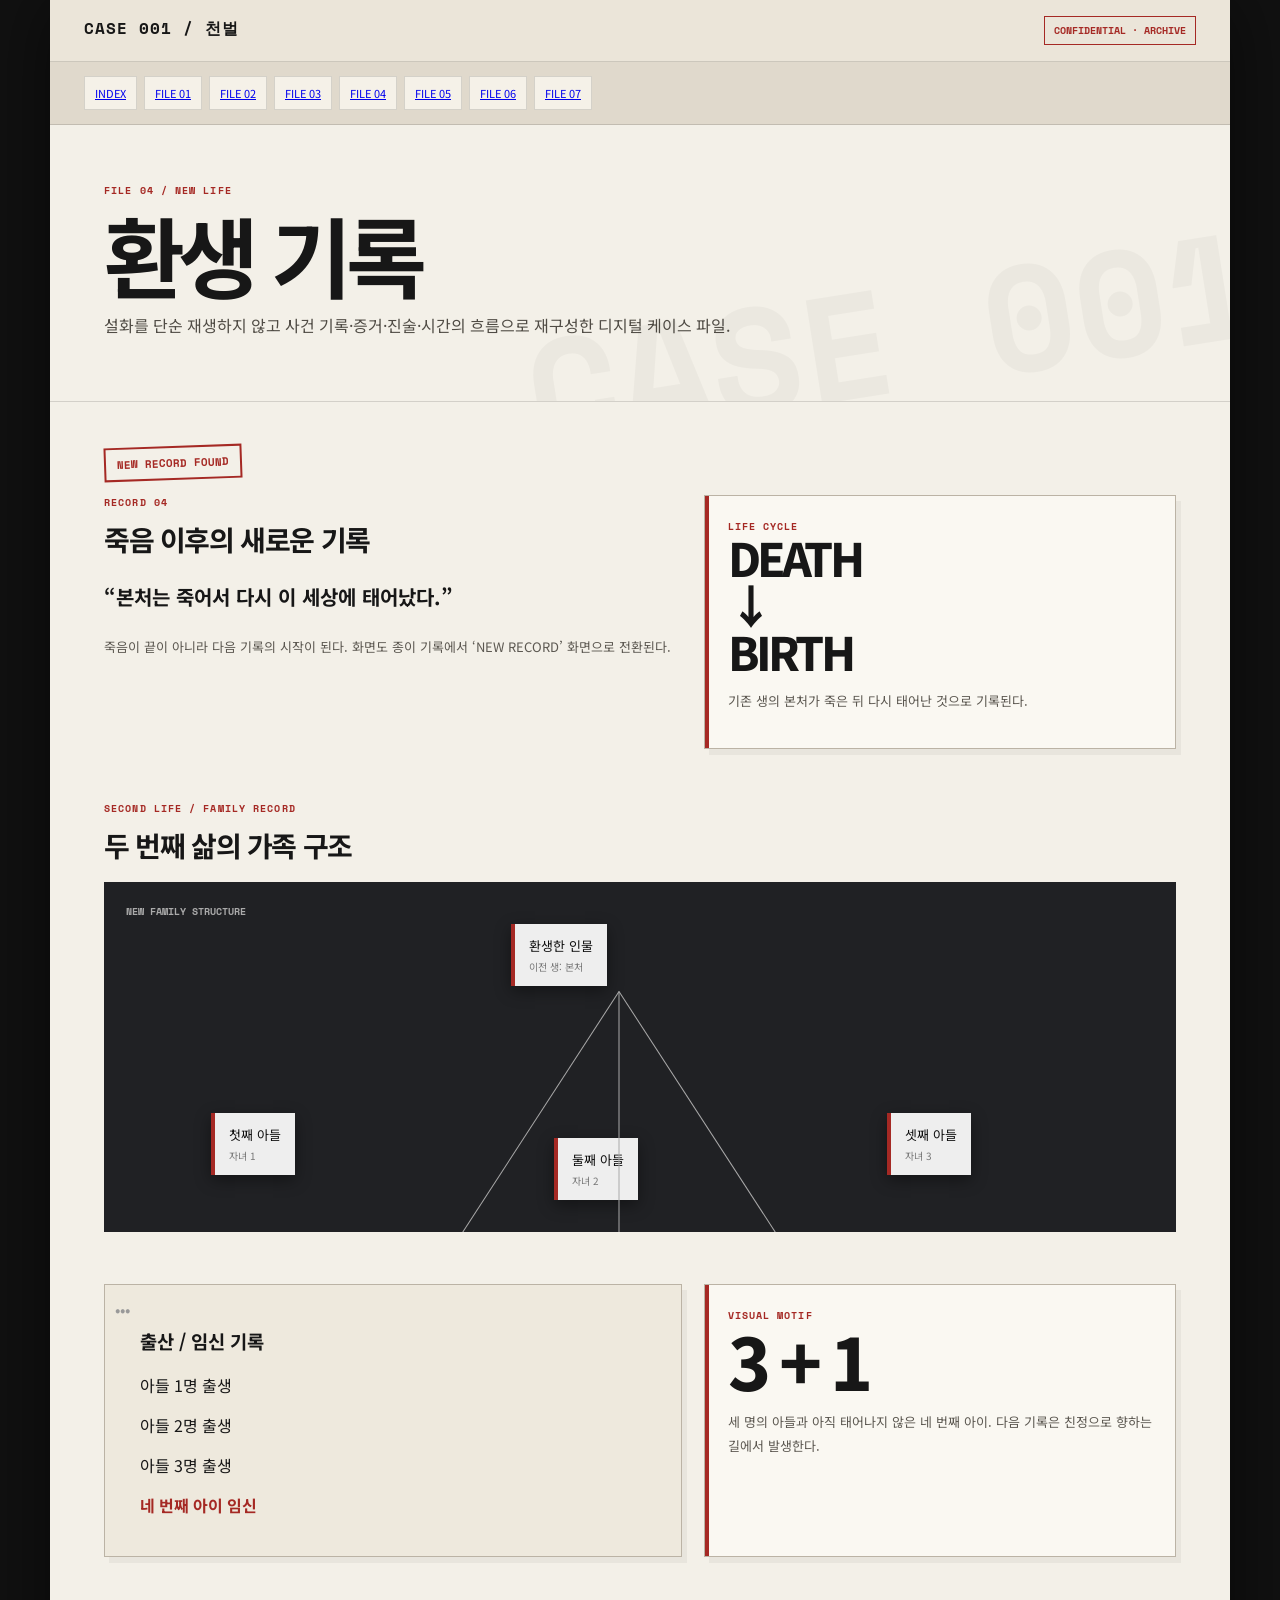
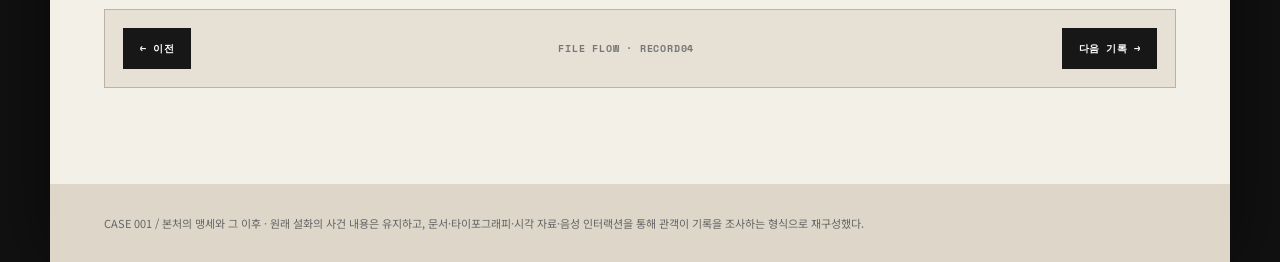
<file: record04.html>
<!doctype html><html lang="ko"><head><meta charset="utf-8"><meta name="viewport" content="width=device-width,initial-scale=1"><title>CASE 001 — 환생 기록</title><style>@import url('https://fonts.googleapis.com/css2?family=Noto+Sans+KR:wght@400;600;700;800&family=Space+Mono:wght@400;700&display=swap');
:root{--ink:#171717;--paper:#f3f0e8;--paper2:#e5dfd2;--red:#a52924;--muted:#6f6a62;--line:#c9c2b5;--dark:#202124}*{box-sizing:border-box}html{scroll-behavior:smooth}body{margin:0;background:#111;color:var(--ink);font-family:'Noto Sans KR',sans-serif}.shell{max-width:1180px;margin:auto;background:var(--paper);min-height:100vh;box-shadow:0 0 70px #0008}.top{padding:16px 34px;background:#ebe5d9;border-bottom:1px solid #0002;display:flex;justify-content:space-between}.mono{font-family:'Space Mono';letter-spacing:.06em}.status{font:700 10px 'Space Mono';color:var(--red);border:1px solid var(--red);padding:6px 9px}.nav{position:sticky;top:0;z-index:10;padding:14px 34px;background:#e0d9cc;border-bottom:1px solid #0002;display:flex;gap:7px;flex-wrap:wrap}.nav a{background:#f5f1e8;border:1px solid #0002;padding:8px 10px;font-size:11px}.nav a:hover{border-color:var(--red);color:var(--red)}.hero{padding:58px 54px 45px;border-bottom:1px solid #0002;position:relative;overflow:hidden}.hero:after{content:'CASE 001';position:absolute;right:-30px;bottom:-45px;font:800 150px 'Space Mono';color:#00000008;transform:rotate(-9deg)}.kicker,.label{font:700 10px 'Space Mono';letter-spacing:.11em;color:var(--red)}.hero h1{font-size:clamp(44px,7vw,88px);line-height:.93;letter-spacing:-.075em;margin:15px 0}.hero p{max-width:720px;color:#504c45;line-height:1.8}.content{padding:44px 54px}.section{margin-bottom:52px}.section h2{font-size:28px;letter-spacing:-.05em;margin:9px 0 17px}.grid2{display:grid;grid-template-columns:1.1fr .9fr;gap:22px}.grid3{display:grid;grid-template-columns:repeat(3,1fr);gap:17px}.paper,.doc{background:#faf8f2;border:1px solid #bbb3a5;padding:23px;box-shadow:5px 6px 0 #0000000c;position:relative}.paper:before{content:'';position:absolute;left:0;top:0;bottom:0;width:4px;background:var(--red)}.doc{background:#eee9dd;padding-left:35px}.doc:before{content:'•••';position:absolute;left:10px;top:12px;line-height:1.6;color:#999}.quote{font-size:20px;font-weight:700;line-height:1.8}.small{font-size:13px;line-height:1.8;color:#5c5851}.stamp{display:inline-block;border:2px solid var(--red);color:var(--red);padding:7px 11px;font:700 11px 'Space Mono';transform:rotate(-2deg);margin-bottom:15px}.full-story{white-space:pre-line;font-size:15px;line-height:2.05}.timeline{padding-left:30px;position:relative}.timeline:before{content:'';position:absolute;left:8px;top:0;bottom:0;width:1px;background:#999}.event{position:relative;margin:0 0 24px}.event:before{content:'';position:absolute;left:-27px;top:5px;width:9px;height:9px;border-radius:50%;border:2px solid var(--red);background:var(--paper)}.event strong{display:block}.event span{font-size:12px;color:var(--muted)}.map{height:350px;background:var(--dark);color:#eee;position:relative;overflow:hidden;padding:22px}.maptitle{font:700 10px 'Space Mono';color:#aaa}.node{position:absolute;background:#eee;color:#111;padding:12px 14px;border-left:4px solid var(--red);font-size:13px;box-shadow:0 5px 15px #0006}.node small{display:block;color:#777;font-size:10px;margin-top:4px}.line{position:absolute;height:1px;background:#aaa;transform-origin:left center}.evidence{height:285px;background:#2c2b29;position:relative;overflow:hidden;border:8px solid #e9e4d9;box-shadow:0 7px 18px #0002}.caption{position:absolute;left:12px;bottom:11px;color:#fff;background:#000b;padding:7px 9px;font:700 9px 'Space Mono'}.house{position:absolute;left:20%;bottom:21%;width:58%;height:48%;background:#b8a98e;clip-path:polygon(50% 0,100% 35%,100% 100%,0 100%,0 35%)}.house:after{content:'';position:absolute;left:42%;bottom:0;width:16%;height:48%;background:#463c34}.window{position:absolute;top:49%;width:13%;height:20%;background:#9db0ad;border:3px solid #5c5047}.window.l{left:23%}.window.r{right:23%}.tree{position:absolute;bottom:17%;width:17px;height:90px;background:#51453b}.tree:before{content:'';position:absolute;width:95px;height:95px;border-radius:50%;background:#425246;left:-39px;top:-58px}.audio{display:flex;align-items:center;gap:12px;padding:14px;background:#f7f4ec;border:1px solid #bbb3a5}.audio button,.finalbtn{background:#171717;color:white;border:0;padding:11px 14px;font:700 10px 'Space Mono';cursor:pointer}.wave{display:flex;gap:3px;align-items:center}.wave i{width:3px;height:11px;background:var(--red);animation:pulse 1s infinite}.wave i:nth-child(2){height:19px}.wave i:nth-child(3){height:28px}.wave i:nth-child(4){height:15px}.wave i:nth-child(5){height:22px}@keyframes pulse{50%{transform:scaleY(.45)}}.bigtype{font-size:clamp(35px,6vw,72px);font-weight:800;line-height:1.03;letter-spacing:-.08em}.red{color:var(--red)}.footer{padding:30px 54px;background:#ddd6c9;color:#666;font-size:11px;line-height:1.7}.cardlink{display:block}.cardlink:hover{transform:translateY(-3px);transition:.2s}@media(max-width:800px){.grid2,.grid3{grid-template-columns:1fr}.content,.hero{padding-left:23px;padding-right:23px}.top,.nav{padding-left:16px;padding-right:16px}.hero h1{font-size:54px}.map{height:500px}}
<style>.real-photo{padding:0;background:#222;overflow:hidden}.real-photo img{display:block;width:100%;height:100%;object-fit:cover}.real-photo.wide{height:380px}.real-photo.wide img{object-fit:cover}</style></style><style>
.flow-nav{display:flex;gap:10px;justify-content:space-between;align-items:center;margin-top:12px;padding:18px;background:#e7e0d4;border:1px solid #bbb3a5}
.flow-nav a{display:inline-block;background:#171717;color:#fff;text-decoration:none;padding:13px 17px;font:700 10px 'Space Mono',monospace;letter-spacing:.05em}
.flow-nav a:hover{background:#a52924}
.flow-nav .flow-mid{font:700 10px 'Space Mono',monospace;color:#777;letter-spacing:.08em}
</style></head><body><div class="shell"><header class="top"><b class="mono">CASE 001 / 천벌</b><span class="status">CONFIDENTIAL · ARCHIVE</span></header><nav class="nav"><a href="index.html">INDEX</a><a href="record01.html">FILE 01</a><a href="record02.html">FILE 02</a><a href="record03.html">FILE 03</a><a href="record04.html">FILE 04</a><a href="record05.html">FILE 05</a><a href="record06.html">FILE 06</a><a href="record07.html">FILE 07</a></nav><section class="hero"><div class="kicker">FILE 04 / NEW LIFE</div><h1>환생 기록</h1><p>설화를 단순 재생하지 않고 사건 기록·증거·진술·시간의 흐름으로 재구성한 디지털 케이스 파일.</p></section><main class="content"><section class="section"><div class="stamp">NEW RECORD FOUND</div><div class="grid2"><div><div class="label">RECORD 04</div><h2>죽음 이후의 새로운 기록</h2><p class="quote">“본처는 죽어서 다시 이 세상에 태어났다.”</p><p class="small">죽음이 끝이 아니라 다음 기록의 시작이 된다. 화면도 종이 기록에서 ‘NEW RECORD’ 화면으로 전환된다.</p></div><div class="paper"><div class="label">LIFE CYCLE</div><div class="bigtype" style="font-size:46px">DEATH<br>↓<br>BIRTH</div><p class="small">기존 생의 본처가 죽은 뒤 다시 태어난 것으로 기록된다.</p></div></div></section><section class="section"><div class="label">SECOND LIFE / FAMILY RECORD</div><h2>두 번째 삶의 가족 구조</h2><div class="map"><div class="maptitle">NEW FAMILY STRUCTURE</div><div class="node" style="left:38%;top:12%">환생한 인물<small>이전 생: 본처</small></div><div class="node" style="left:10%;top:66%">첫째 아들<small>자녀 1</small></div><div class="node" style="left:42%;top:73%">둘째 아들<small>자녀 2</small></div><div class="node" style="left:73%;top:66%">셋째 아들<small>자녀 3</small></div><div class="line" style="left:48%;top:31%;width:30%;transform:rotate(57deg)"></div><div class="line" style="left:48%;top:31%;width:25%;transform:rotate(90deg)"></div><div class="line" style="left:48%;top:31%;width:30%;transform:rotate(123deg)"></div></div></section><section class="section"><div class="grid2"><div class="doc"><h3>출산 / 임신 기록</h3><p>아들 1명 출생</p><p>아들 2명 출생</p><p>아들 3명 출생</p><p><b class="red">네 번째 아이 임신</b></p></div><div class="paper"><div class="label">VISUAL MOTIF</div><div class="bigtype">3 + 1</div><p class="small">세 명의 아들과 아직 태어나지 않은 네 번째 아이. 다음 기록은 친정으로 향하는 길에서 발생한다.</p></div></div></section><section class="section"><div class="flow-nav"><a href="record03.html">← 이전</a><span class="flow-mid">FILE FLOW · RECORD04</span><a href="record05.html">다음 기록 →</a></div></section></main><footer class="footer">CASE 001 / 본처의 맹세와 그 이후 · 원래 설화의 사건 내용은 유지하고, 문서·타이포그래피·시각 자료·음성 인터랙션을 통해 관객이 기록을 조사하는 형식으로 재구성했다.</footer></div><script>
function pickKoreanVoice(prefer='neutral'){
  const voices=window.speechSynthesis.getVoices().filter(v=>/^ko(-|_)/i.test(v.lang));
  if(!voices.length) return null;
  const names=voices.map(v=>v.name).join(' ').toLowerCase();
  if(prefer==='female') return voices.find(v=>/female|여|미|sora|heami|sunhi|google/.test(v.name.toLowerCase())) || voices[0];
  if(prefer==='male') return voices.find(v=>/male|남|jinho|google/.test(v.name.toLowerCase())) || voices[0];
  return voices.find(v=>/google|microsoft/.test(v.name.toLowerCase())) || voices[0];
}
function speak(text, mode='neutral'){
  if(!('speechSynthesis' in window)){alert('이 브라우저에서는 음성 기능을 지원하지 않습니다.');return;}
  speechSynthesis.cancel();
  const voice=pickKoreanVoice(mode);
  // Short dramatic pauses make the narration feel less like a single flat TTS sentence.
  const parts=text.split(/(?<=[.!?다요])\s+/).filter(Boolean);
  parts.forEach((part,i)=>{
    const u=new SpeechSynthesisUtterance(part);
    u.lang='ko-KR';
    if(voice) u.voice=voice;
    u.rate = mode==='female' ? 0.84 : (mode==='male' ? 0.80 : 0.86);
    u.pitch = mode==='female' ? 1.02 : (mode==='male' ? 0.82 : 0.92);
    u.volume=1;
    setTimeout(()=>speechSynthesis.speak(u), i*260);
  });
}
window.speechSynthesis && window.speechSynthesis.addEventListener('voiceschanged',()=>{});
</script></body></html>
</file>
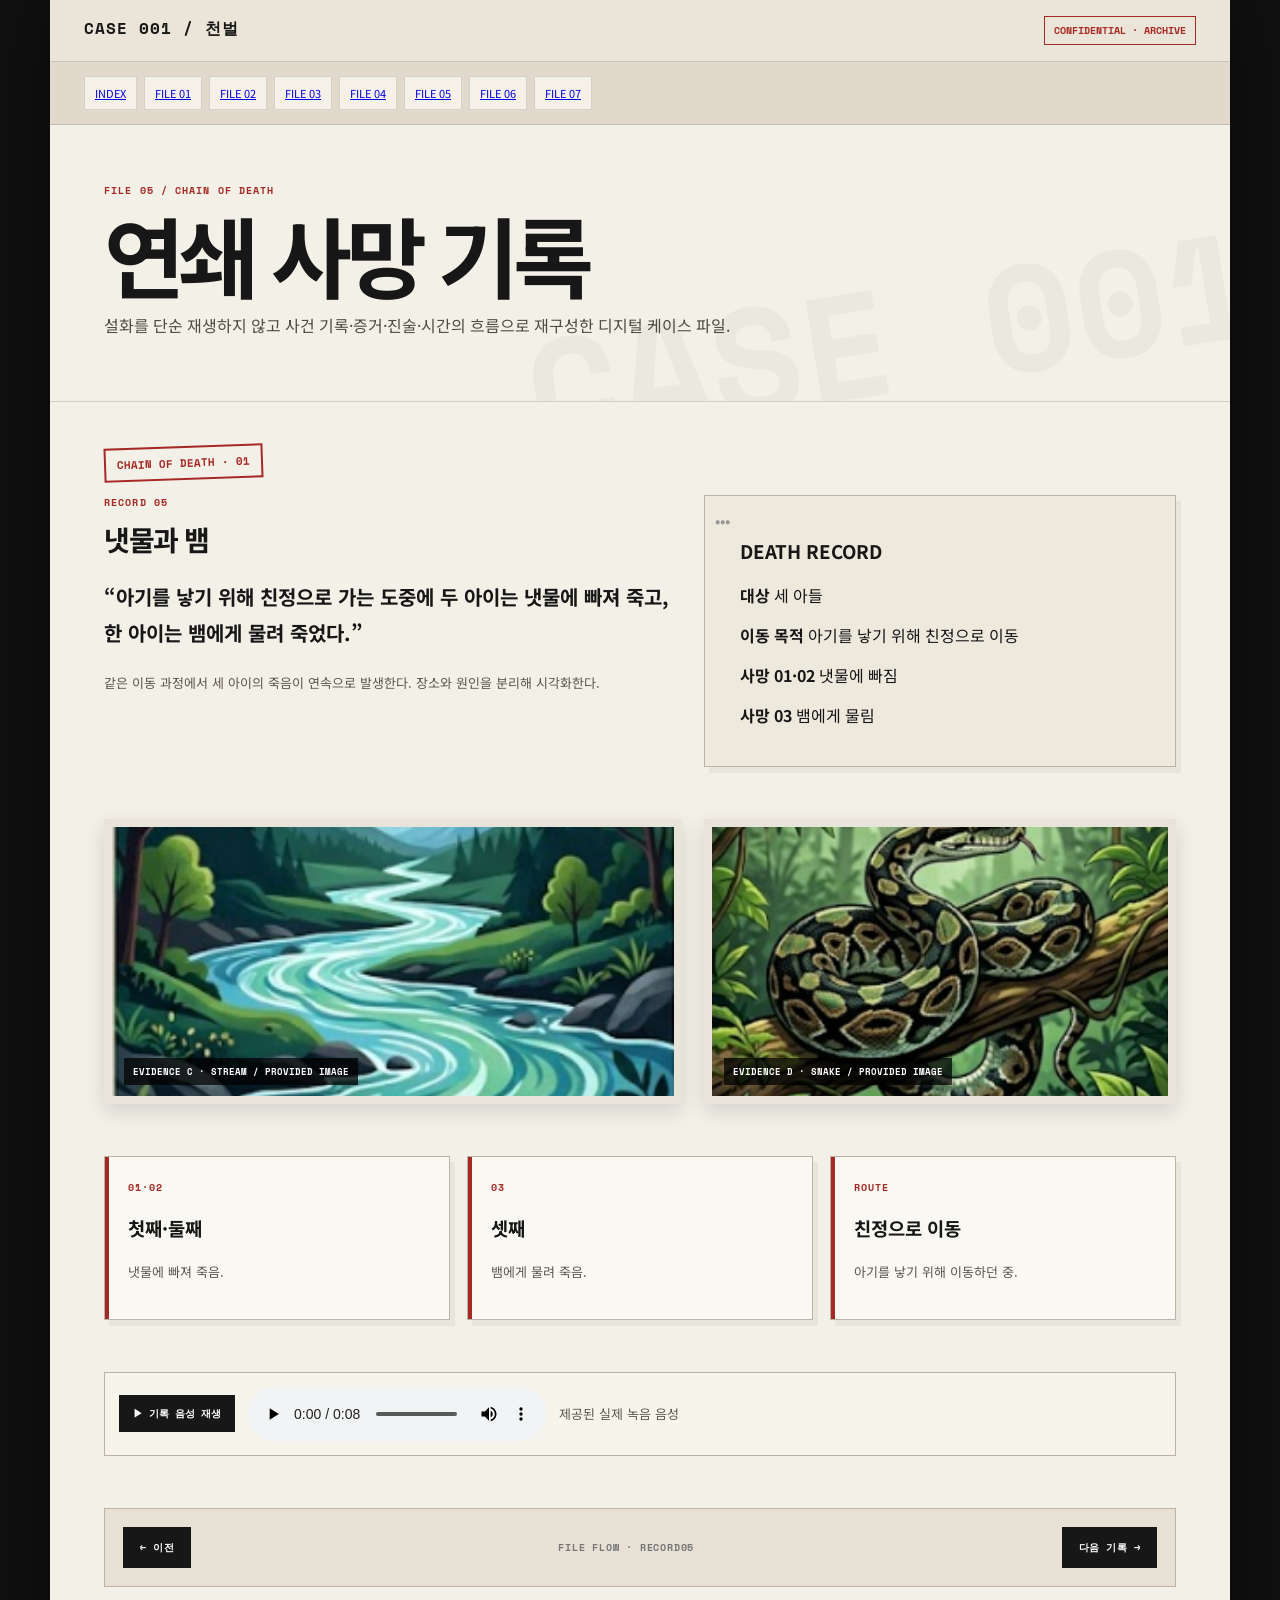
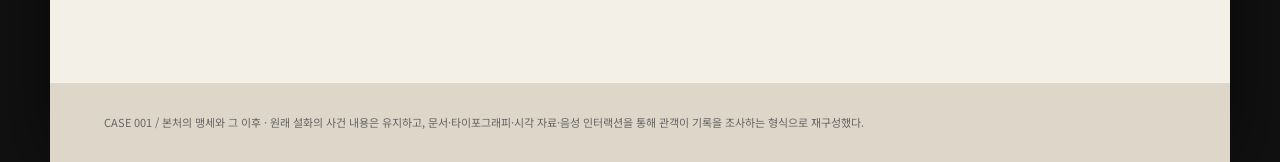
<file: record05.html>
<!doctype html><html lang="ko"><head><meta charset="utf-8"><meta name="viewport" content="width=device-width,initial-scale=1"><title>CASE 001 — 연쇄 사망 기록</title><style>@import url('https://fonts.googleapis.com/css2?family=Noto+Sans+KR:wght@400;600;700;800&family=Space+Mono:wght@400;700&display=swap');
:root{--ink:#171717;--paper:#f3f0e8;--paper2:#e5dfd2;--red:#a52924;--muted:#6f6a62;--line:#c9c2b5;--dark:#202124}*{box-sizing:border-box}html{scroll-behavior:smooth}body{margin:0;background:#111;color:var(--ink);font-family:'Noto Sans KR',sans-serif}.shell{max-width:1180px;margin:auto;background:var(--paper);min-height:100vh;box-shadow:0 0 70px #0008}.top{padding:16px 34px;background:#ebe5d9;border-bottom:1px solid #0002;display:flex;justify-content:space-between}.mono{font-family:'Space Mono';letter-spacing:.06em}.status{font:700 10px 'Space Mono';color:var(--red);border:1px solid var(--red);padding:6px 9px}.nav{position:sticky;top:0;z-index:10;padding:14px 34px;background:#e0d9cc;border-bottom:1px solid #0002;display:flex;gap:7px;flex-wrap:wrap}.nav a{background:#f5f1e8;border:1px solid #0002;padding:8px 10px;font-size:11px}.nav a:hover{border-color:var(--red);color:var(--red)}.hero{padding:58px 54px 45px;border-bottom:1px solid #0002;position:relative;overflow:hidden}.hero:after{content:'CASE 001';position:absolute;right:-30px;bottom:-45px;font:800 150px 'Space Mono';color:#00000008;transform:rotate(-9deg)}.kicker,.label{font:700 10px 'Space Mono';letter-spacing:.11em;color:var(--red)}.hero h1{font-size:clamp(44px,7vw,88px);line-height:.93;letter-spacing:-.075em;margin:15px 0}.hero p{max-width:720px;color:#504c45;line-height:1.8}.content{padding:44px 54px}.section{margin-bottom:52px}.section h2{font-size:28px;letter-spacing:-.05em;margin:9px 0 17px}.grid2{display:grid;grid-template-columns:1.1fr .9fr;gap:22px}.grid3{display:grid;grid-template-columns:repeat(3,1fr);gap:17px}.paper,.doc{background:#faf8f2;border:1px solid #bbb3a5;padding:23px;box-shadow:5px 6px 0 #0000000c;position:relative}.paper:before{content:'';position:absolute;left:0;top:0;bottom:0;width:4px;background:var(--red)}.doc{background:#eee9dd;padding-left:35px}.doc:before{content:'•••';position:absolute;left:10px;top:12px;line-height:1.6;color:#999}.quote{font-size:20px;font-weight:700;line-height:1.8}.small{font-size:13px;line-height:1.8;color:#5c5851}.stamp{display:inline-block;border:2px solid var(--red);color:var(--red);padding:7px 11px;font:700 11px 'Space Mono';transform:rotate(-2deg);margin-bottom:15px}.full-story{white-space:pre-line;font-size:15px;line-height:2.05}.timeline{padding-left:30px;position:relative}.timeline:before{content:'';position:absolute;left:8px;top:0;bottom:0;width:1px;background:#999}.event{position:relative;margin:0 0 24px}.event:before{content:'';position:absolute;left:-27px;top:5px;width:9px;height:9px;border-radius:50%;border:2px solid var(--red);background:var(--paper)}.event strong{display:block}.event span{font-size:12px;color:var(--muted)}.map{height:350px;background:var(--dark);color:#eee;position:relative;overflow:hidden;padding:22px}.maptitle{font:700 10px 'Space Mono';color:#aaa}.node{position:absolute;background:#eee;color:#111;padding:12px 14px;border-left:4px solid var(--red);font-size:13px;box-shadow:0 5px 15px #0006}.node small{display:block;color:#777;font-size:10px;margin-top:4px}.line{position:absolute;height:1px;background:#aaa;transform-origin:left center}.evidence{height:285px;background:#2c2b29;position:relative;overflow:hidden;border:8px solid #e9e4d9;box-shadow:0 7px 18px #0002}.caption{position:absolute;left:12px;bottom:11px;color:#fff;background:#000b;padding:7px 9px;font:700 9px 'Space Mono'}.house{position:absolute;left:20%;bottom:21%;width:58%;height:48%;background:#b8a98e;clip-path:polygon(50% 0,100% 35%,100% 100%,0 100%,0 35%)}.house:after{content:'';position:absolute;left:42%;bottom:0;width:16%;height:48%;background:#463c34}.window{position:absolute;top:49%;width:13%;height:20%;background:#9db0ad;border:3px solid #5c5047}.window.l{left:23%}.window.r{right:23%}.tree{position:absolute;bottom:17%;width:17px;height:90px;background:#51453b}.tree:before{content:'';position:absolute;width:95px;height:95px;border-radius:50%;background:#425246;left:-39px;top:-58px}.audio{display:flex;align-items:center;gap:12px;padding:14px;background:#f7f4ec;border:1px solid #bbb3a5}.audio button,.finalbtn{background:#171717;color:white;border:0;padding:11px 14px;font:700 10px 'Space Mono';cursor:pointer}.wave{display:flex;gap:3px;align-items:center}.wave i{width:3px;height:11px;background:var(--red);animation:pulse 1s infinite}.wave i:nth-child(2){height:19px}.wave i:nth-child(3){height:28px}.wave i:nth-child(4){height:15px}.wave i:nth-child(5){height:22px}@keyframes pulse{50%{transform:scaleY(.45)}}.bigtype{font-size:clamp(35px,6vw,72px);font-weight:800;line-height:1.03;letter-spacing:-.08em}.red{color:var(--red)}.footer{padding:30px 54px;background:#ddd6c9;color:#666;font-size:11px;line-height:1.7}.cardlink{display:block}.cardlink:hover{transform:translateY(-3px);transition:.2s}@media(max-width:800px){.grid2,.grid3{grid-template-columns:1fr}.content,.hero{padding-left:23px;padding-right:23px}.top,.nav{padding-left:16px;padding-right:16px}.hero h1{font-size:54px}.map{height:500px}}
<style>.real-photo{padding:0;background:#222;overflow:hidden}.real-photo img{display:block;width:100%;height:100%;object-fit:cover}.real-photo.wide{height:380px}.real-photo.wide img{object-fit:cover}</style></style><style>
.flow-nav{display:flex;gap:10px;justify-content:space-between;align-items:center;margin-top:12px;padding:18px;background:#e7e0d4;border:1px solid #bbb3a5}
.flow-nav a{display:inline-block;background:#171717;color:#fff;text-decoration:none;padding:13px 17px;font:700 10px 'Space Mono',monospace;letter-spacing:.05em}
.flow-nav a:hover{background:#a52924}
.flow-nav .flow-mid{font:700 10px 'Space Mono',monospace;color:#777;letter-spacing:.08em}
</style></head><body><div class="shell"><header class="top"><b class="mono">CASE 001 / 천벌</b><span class="status">CONFIDENTIAL · ARCHIVE</span></header><nav class="nav"><a href="index.html">INDEX</a><a href="record01.html">FILE 01</a><a href="record02.html">FILE 02</a><a href="record03.html">FILE 03</a><a href="record04.html">FILE 04</a><a href="record05.html">FILE 05</a><a href="record06.html">FILE 06</a><a href="record07.html">FILE 07</a></nav><section class="hero"><div class="kicker">FILE 05 / CHAIN OF DEATH</div><h1>연쇄 사망 기록</h1><p>설화를 단순 재생하지 않고 사건 기록·증거·진술·시간의 흐름으로 재구성한 디지털 케이스 파일.</p></section><main class="content"><section class="section"><div class="stamp">CHAIN OF DEATH · 01</div><div class="grid2"><div><div class="label">RECORD 05</div><h2>냇물과 뱀</h2><p class="quote">“아기를 낳기 위해 친정으로 가는 도중에 두 아이는 냇물에 빠져 죽고, 한 아이는 뱀에게 물려 죽었다.”</p><p class="small">같은 이동 과정에서 세 아이의 죽음이 연속으로 발생한다. 장소와 원인을 분리해 시각화한다.</p></div><div class="doc"><h3>DEATH RECORD</h3><p><b>대상</b> 세 아들</p><p><b>이동 목적</b> 아기를 낳기 위해 친정으로 이동</p><p><b>사망 01·02</b> 냇물에 빠짐</p><p><b>사망 03</b> 뱀에게 물림</p></div></div></section><section class="section"><div class="grid2"><div class="evidence real-photo"><img src="evidence_river.png" alt="냇물 이미지"><div class="caption">EVIDENCE C · STREAM / PROVIDED IMAGE</div></div><div class="evidence real-photo"><img src="evidence_snake.png" alt="뱀 이미지"><div class="caption">EVIDENCE D · SNAKE / PROVIDED IMAGE</div></div></div></section><section class="section"><div class="grid3"><div class="paper"><div class="label">01·02</div><h3>첫째·둘째</h3><p class="small">냇물에 빠져 죽음.</p></div><div class="paper"><div class="label">03</div><h3>셋째</h3><p class="small">뱀에게 물려 죽음.</p></div><div class="paper"><div class="label">ROUTE</div><h3>친정으로 이동</h3><p class="small">아기를 낳기 위해 이동하던 중.</p></div></div></section><section class="section"><div class="audio"><button onclick="document.getElementById('caseAudio').play()">▶ 기록 음성 재생</button><audio id="caseAudio" controls preload="metadata" src="voice05.wav"></audio><div class="small">제공된 실제 녹음 음성</div></div></section><section class="section"><div class="flow-nav"><a href="record04.html">← 이전</a><span class="flow-mid">FILE FLOW · RECORD05</span><a href="record06.html">다음 기록 →</a></div></section></main><footer class="footer">CASE 001 / 본처의 맹세와 그 이후 · 원래 설화의 사건 내용은 유지하고, 문서·타이포그래피·시각 자료·음성 인터랙션을 통해 관객이 기록을 조사하는 형식으로 재구성했다.</footer></div></body></html>
</file>
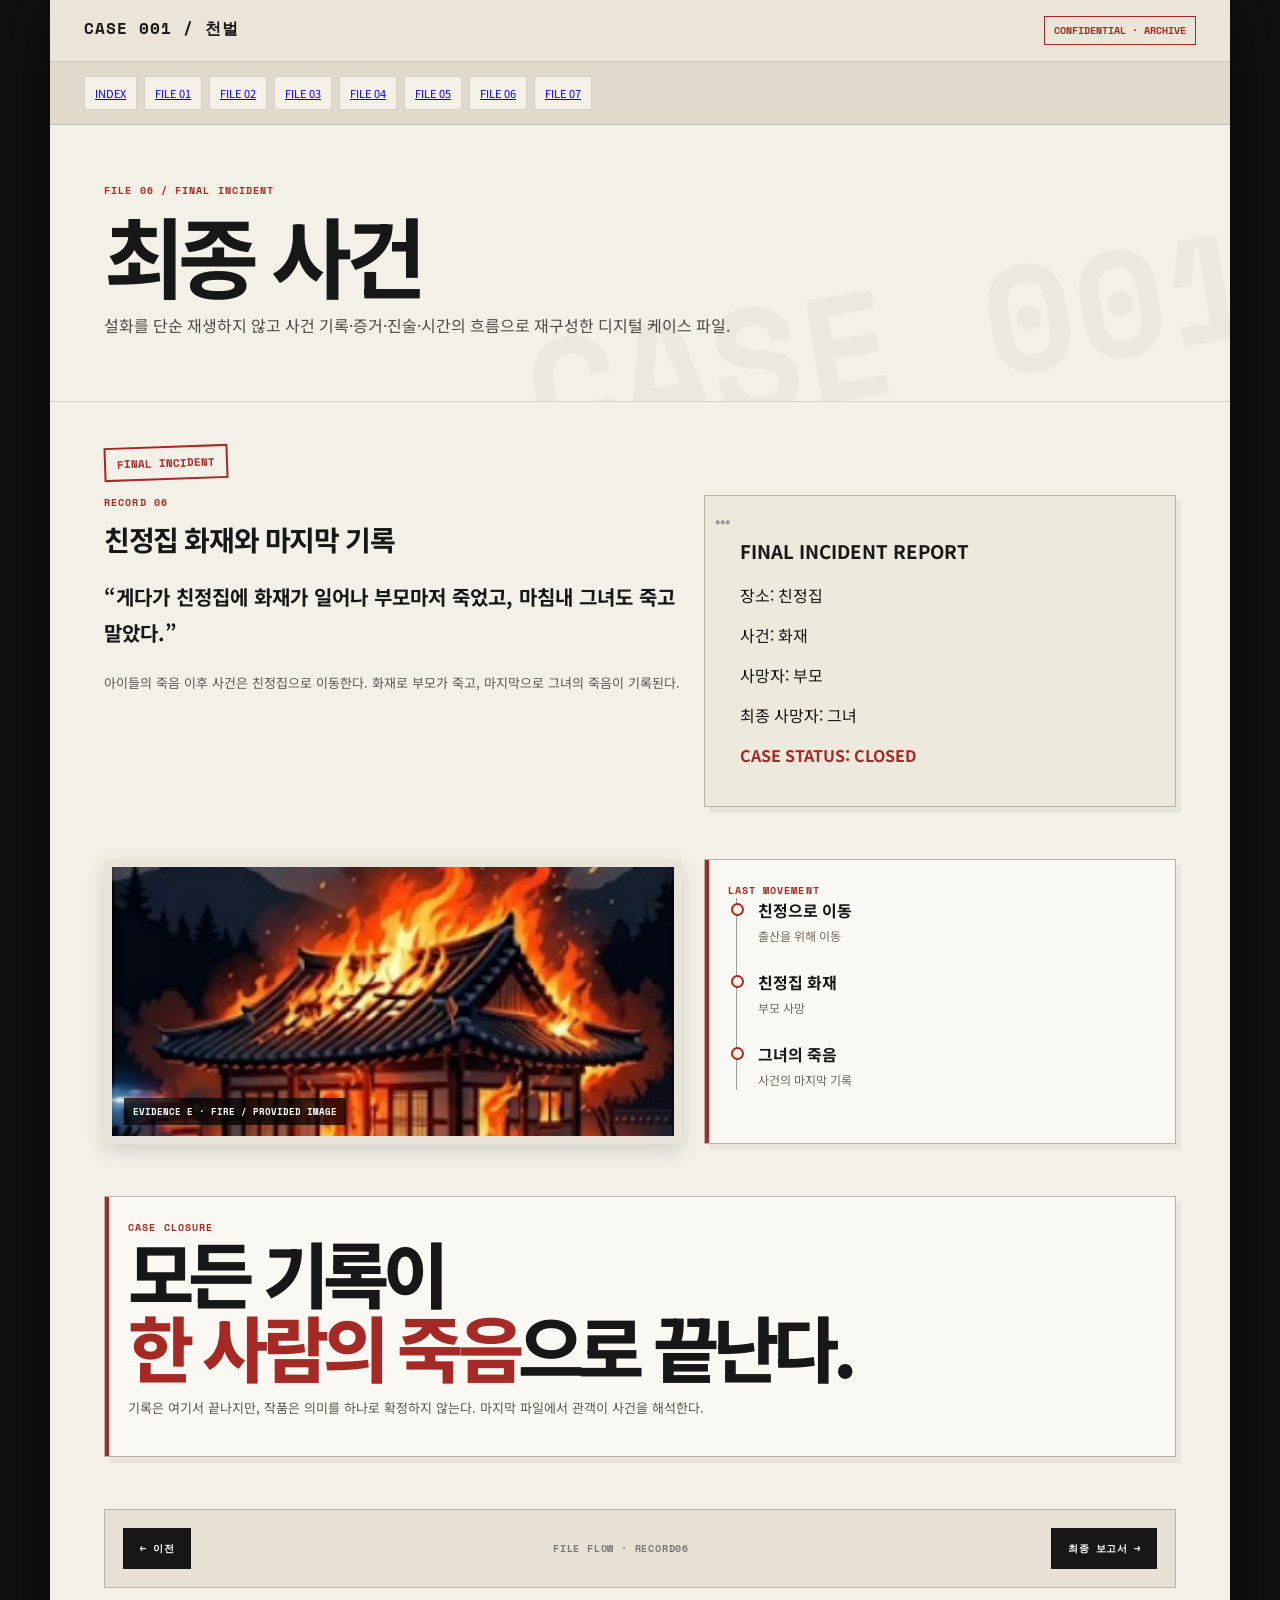
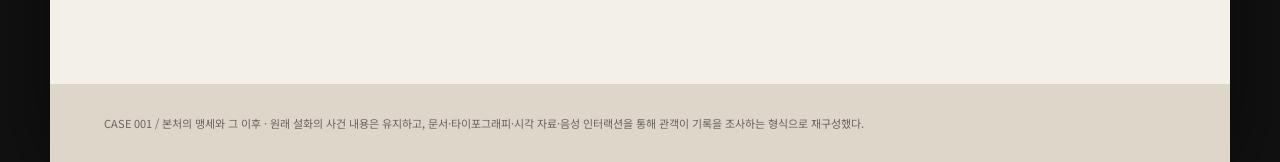
<file: record06.html>
<!doctype html><html lang="ko"><head><meta charset="utf-8"><meta name="viewport" content="width=device-width,initial-scale=1"><title>CASE 001 — 최종 사건</title><style>@import url('https://fonts.googleapis.com/css2?family=Noto+Sans+KR:wght@400;600;700;800&family=Space+Mono:wght@400;700&display=swap');
:root{--ink:#171717;--paper:#f3f0e8;--paper2:#e5dfd2;--red:#a52924;--muted:#6f6a62;--line:#c9c2b5;--dark:#202124}*{box-sizing:border-box}html{scroll-behavior:smooth}body{margin:0;background:#111;color:var(--ink);font-family:'Noto Sans KR',sans-serif}.shell{max-width:1180px;margin:auto;background:var(--paper);min-height:100vh;box-shadow:0 0 70px #0008}.top{padding:16px 34px;background:#ebe5d9;border-bottom:1px solid #0002;display:flex;justify-content:space-between}.mono{font-family:'Space Mono';letter-spacing:.06em}.status{font:700 10px 'Space Mono';color:var(--red);border:1px solid var(--red);padding:6px 9px}.nav{position:sticky;top:0;z-index:10;padding:14px 34px;background:#e0d9cc;border-bottom:1px solid #0002;display:flex;gap:7px;flex-wrap:wrap}.nav a{background:#f5f1e8;border:1px solid #0002;padding:8px 10px;font-size:11px}.nav a:hover{border-color:var(--red);color:var(--red)}.hero{padding:58px 54px 45px;border-bottom:1px solid #0002;position:relative;overflow:hidden}.hero:after{content:'CASE 001';position:absolute;right:-30px;bottom:-45px;font:800 150px 'Space Mono';color:#00000008;transform:rotate(-9deg)}.kicker,.label{font:700 10px 'Space Mono';letter-spacing:.11em;color:var(--red)}.hero h1{font-size:clamp(44px,7vw,88px);line-height:.93;letter-spacing:-.075em;margin:15px 0}.hero p{max-width:720px;color:#504c45;line-height:1.8}.content{padding:44px 54px}.section{margin-bottom:52px}.section h2{font-size:28px;letter-spacing:-.05em;margin:9px 0 17px}.grid2{display:grid;grid-template-columns:1.1fr .9fr;gap:22px}.grid3{display:grid;grid-template-columns:repeat(3,1fr);gap:17px}.paper,.doc{background:#faf8f2;border:1px solid #bbb3a5;padding:23px;box-shadow:5px 6px 0 #0000000c;position:relative}.paper:before{content:'';position:absolute;left:0;top:0;bottom:0;width:4px;background:var(--red)}.doc{background:#eee9dd;padding-left:35px}.doc:before{content:'•••';position:absolute;left:10px;top:12px;line-height:1.6;color:#999}.quote{font-size:20px;font-weight:700;line-height:1.8}.small{font-size:13px;line-height:1.8;color:#5c5851}.stamp{display:inline-block;border:2px solid var(--red);color:var(--red);padding:7px 11px;font:700 11px 'Space Mono';transform:rotate(-2deg);margin-bottom:15px}.full-story{white-space:pre-line;font-size:15px;line-height:2.05}.timeline{padding-left:30px;position:relative}.timeline:before{content:'';position:absolute;left:8px;top:0;bottom:0;width:1px;background:#999}.event{position:relative;margin:0 0 24px}.event:before{content:'';position:absolute;left:-27px;top:5px;width:9px;height:9px;border-radius:50%;border:2px solid var(--red);background:var(--paper)}.event strong{display:block}.event span{font-size:12px;color:var(--muted)}.map{height:350px;background:var(--dark);color:#eee;position:relative;overflow:hidden;padding:22px}.maptitle{font:700 10px 'Space Mono';color:#aaa}.node{position:absolute;background:#eee;color:#111;padding:12px 14px;border-left:4px solid var(--red);font-size:13px;box-shadow:0 5px 15px #0006}.node small{display:block;color:#777;font-size:10px;margin-top:4px}.line{position:absolute;height:1px;background:#aaa;transform-origin:left center}.evidence{height:285px;background:#2c2b29;position:relative;overflow:hidden;border:8px solid #e9e4d9;box-shadow:0 7px 18px #0002}.caption{position:absolute;left:12px;bottom:11px;color:#fff;background:#000b;padding:7px 9px;font:700 9px 'Space Mono'}.house{position:absolute;left:20%;bottom:21%;width:58%;height:48%;background:#b8a98e;clip-path:polygon(50% 0,100% 35%,100% 100%,0 100%,0 35%)}.house:after{content:'';position:absolute;left:42%;bottom:0;width:16%;height:48%;background:#463c34}.window{position:absolute;top:49%;width:13%;height:20%;background:#9db0ad;border:3px solid #5c5047}.window.l{left:23%}.window.r{right:23%}.tree{position:absolute;bottom:17%;width:17px;height:90px;background:#51453b}.tree:before{content:'';position:absolute;width:95px;height:95px;border-radius:50%;background:#425246;left:-39px;top:-58px}.audio{display:flex;align-items:center;gap:12px;padding:14px;background:#f7f4ec;border:1px solid #bbb3a5}.audio button,.finalbtn{background:#171717;color:white;border:0;padding:11px 14px;font:700 10px 'Space Mono';cursor:pointer}.wave{display:flex;gap:3px;align-items:center}.wave i{width:3px;height:11px;background:var(--red);animation:pulse 1s infinite}.wave i:nth-child(2){height:19px}.wave i:nth-child(3){height:28px}.wave i:nth-child(4){height:15px}.wave i:nth-child(5){height:22px}@keyframes pulse{50%{transform:scaleY(.45)}}.bigtype{font-size:clamp(35px,6vw,72px);font-weight:800;line-height:1.03;letter-spacing:-.08em}.red{color:var(--red)}.footer{padding:30px 54px;background:#ddd6c9;color:#666;font-size:11px;line-height:1.7}.cardlink{display:block}.cardlink:hover{transform:translateY(-3px);transition:.2s}@media(max-width:800px){.grid2,.grid3{grid-template-columns:1fr}.content,.hero{padding-left:23px;padding-right:23px}.top,.nav{padding-left:16px;padding-right:16px}.hero h1{font-size:54px}.map{height:500px}}
<style>.real-photo{padding:0;background:#222;overflow:hidden}.real-photo img{display:block;width:100%;height:100%;object-fit:cover}.real-photo.wide{height:380px}.real-photo.wide img{object-fit:cover}</style></style><style>
.flow-nav{display:flex;gap:10px;justify-content:space-between;align-items:center;margin-top:12px;padding:18px;background:#e7e0d4;border:1px solid #bbb3a5}
.flow-nav a{display:inline-block;background:#171717;color:#fff;text-decoration:none;padding:13px 17px;font:700 10px 'Space Mono',monospace;letter-spacing:.05em}
.flow-nav a:hover{background:#a52924}
.flow-nav .flow-mid{font:700 10px 'Space Mono',monospace;color:#777;letter-spacing:.08em}
</style></head><body><div class="shell"><header class="top"><b class="mono">CASE 001 / 천벌</b><span class="status">CONFIDENTIAL · ARCHIVE</span></header><nav class="nav"><a href="index.html">INDEX</a><a href="record01.html">FILE 01</a><a href="record02.html">FILE 02</a><a href="record03.html">FILE 03</a><a href="record04.html">FILE 04</a><a href="record05.html">FILE 05</a><a href="record06.html">FILE 06</a><a href="record07.html">FILE 07</a></nav><section class="hero"><div class="kicker">FILE 06 / FINAL INCIDENT</div><h1>최종 사건</h1><p>설화를 단순 재생하지 않고 사건 기록·증거·진술·시간의 흐름으로 재구성한 디지털 케이스 파일.</p></section><main class="content"><section class="section"><div class="stamp">FINAL INCIDENT</div><div class="grid2"><div><div class="label">RECORD 06</div><h2>친정집 화재와 마지막 기록</h2><p class="quote">“게다가 친정집에 화재가 일어나 부모마저 죽었고, 마침내 그녀도 죽고 말았다.”</p><p class="small">아이들의 죽음 이후 사건은 친정집으로 이동한다. 화재로 부모가 죽고, 마지막으로 그녀의 죽음이 기록된다.</p></div><div class="doc"><h3>FINAL INCIDENT REPORT</h3><p>장소: 친정집</p><p>사건: 화재</p><p>사망자: 부모</p><p>최종 사망자: 그녀</p><p><b class="red">CASE STATUS: CLOSED</b></p></div></div></section><section class="section"><div class="grid2"><div class="evidence real-photo"><img src="evidence_fire.png" alt="화재가 난 한옥 이미지"><div class="caption">EVIDENCE E · FIRE / PROVIDED IMAGE</div></div><div class="paper"><div class="label">LAST MOVEMENT</div><div class="timeline"><div class="event"><strong>친정으로 이동</strong><span>출산을 위해 이동</span></div><div class="event"><strong>친정집 화재</strong><span>부모 사망</span></div><div class="event"><strong>그녀의 죽음</strong><span>사건의 마지막 기록</span></div></div></div></div></section><section class="section"><div class="paper"><div class="label">CASE CLOSURE</div><div class="bigtype">모든 기록이<br><span class="red">한 사람의 죽음</span>으로 끝난다.</div><p class="small">기록은 여기서 끝나지만, 작품은 의미를 하나로 확정하지 않는다. 마지막 파일에서 관객이 사건을 해석한다.</p></div></section><section class="section"><div class="flow-nav"><a href="record05.html">← 이전</a><span class="flow-mid">FILE FLOW · RECORD06</span><a href="record07.html">최종 보고서 →</a></div></section></main><footer class="footer">CASE 001 / 본처의 맹세와 그 이후 · 원래 설화의 사건 내용은 유지하고, 문서·타이포그래피·시각 자료·음성 인터랙션을 통해 관객이 기록을 조사하는 형식으로 재구성했다.</footer></div><script>
function pickKoreanVoice(prefer='neutral'){
  const voices=window.speechSynthesis.getVoices().filter(v=>/^ko(-|_)/i.test(v.lang));
  if(!voices.length) return null;
  const names=voices.map(v=>v.name).join(' ').toLowerCase();
  if(prefer==='female') return voices.find(v=>/female|여|미|sora|heami|sunhi|google/.test(v.name.toLowerCase())) || voices[0];
  if(prefer==='male') return voices.find(v=>/male|남|jinho|google/.test(v.name.toLowerCase())) || voices[0];
  return voices.find(v=>/google|microsoft/.test(v.name.toLowerCase())) || voices[0];
}
function speak(text, mode='neutral'){
  if(!('speechSynthesis' in window)){alert('이 브라우저에서는 음성 기능을 지원하지 않습니다.');return;}
  speechSynthesis.cancel();
  const voice=pickKoreanVoice(mode);
  // Short dramatic pauses make the narration feel less like a single flat TTS sentence.
  const parts=text.split(/(?<=[.!?다요])\s+/).filter(Boolean);
  parts.forEach((part,i)=>{
    const u=new SpeechSynthesisUtterance(part);
    u.lang='ko-KR';
    if(voice) u.voice=voice;
    u.rate = mode==='female' ? 0.84 : (mode==='male' ? 0.80 : 0.86);
    u.pitch = mode==='female' ? 1.02 : (mode==='male' ? 0.82 : 0.92);
    u.volume=1;
    setTimeout(()=>speechSynthesis.speak(u), i*260);
  });
}
window.speechSynthesis && window.speechSynthesis.addEventListener('voiceschanged',()=>{});
</script></body></html>
</file>
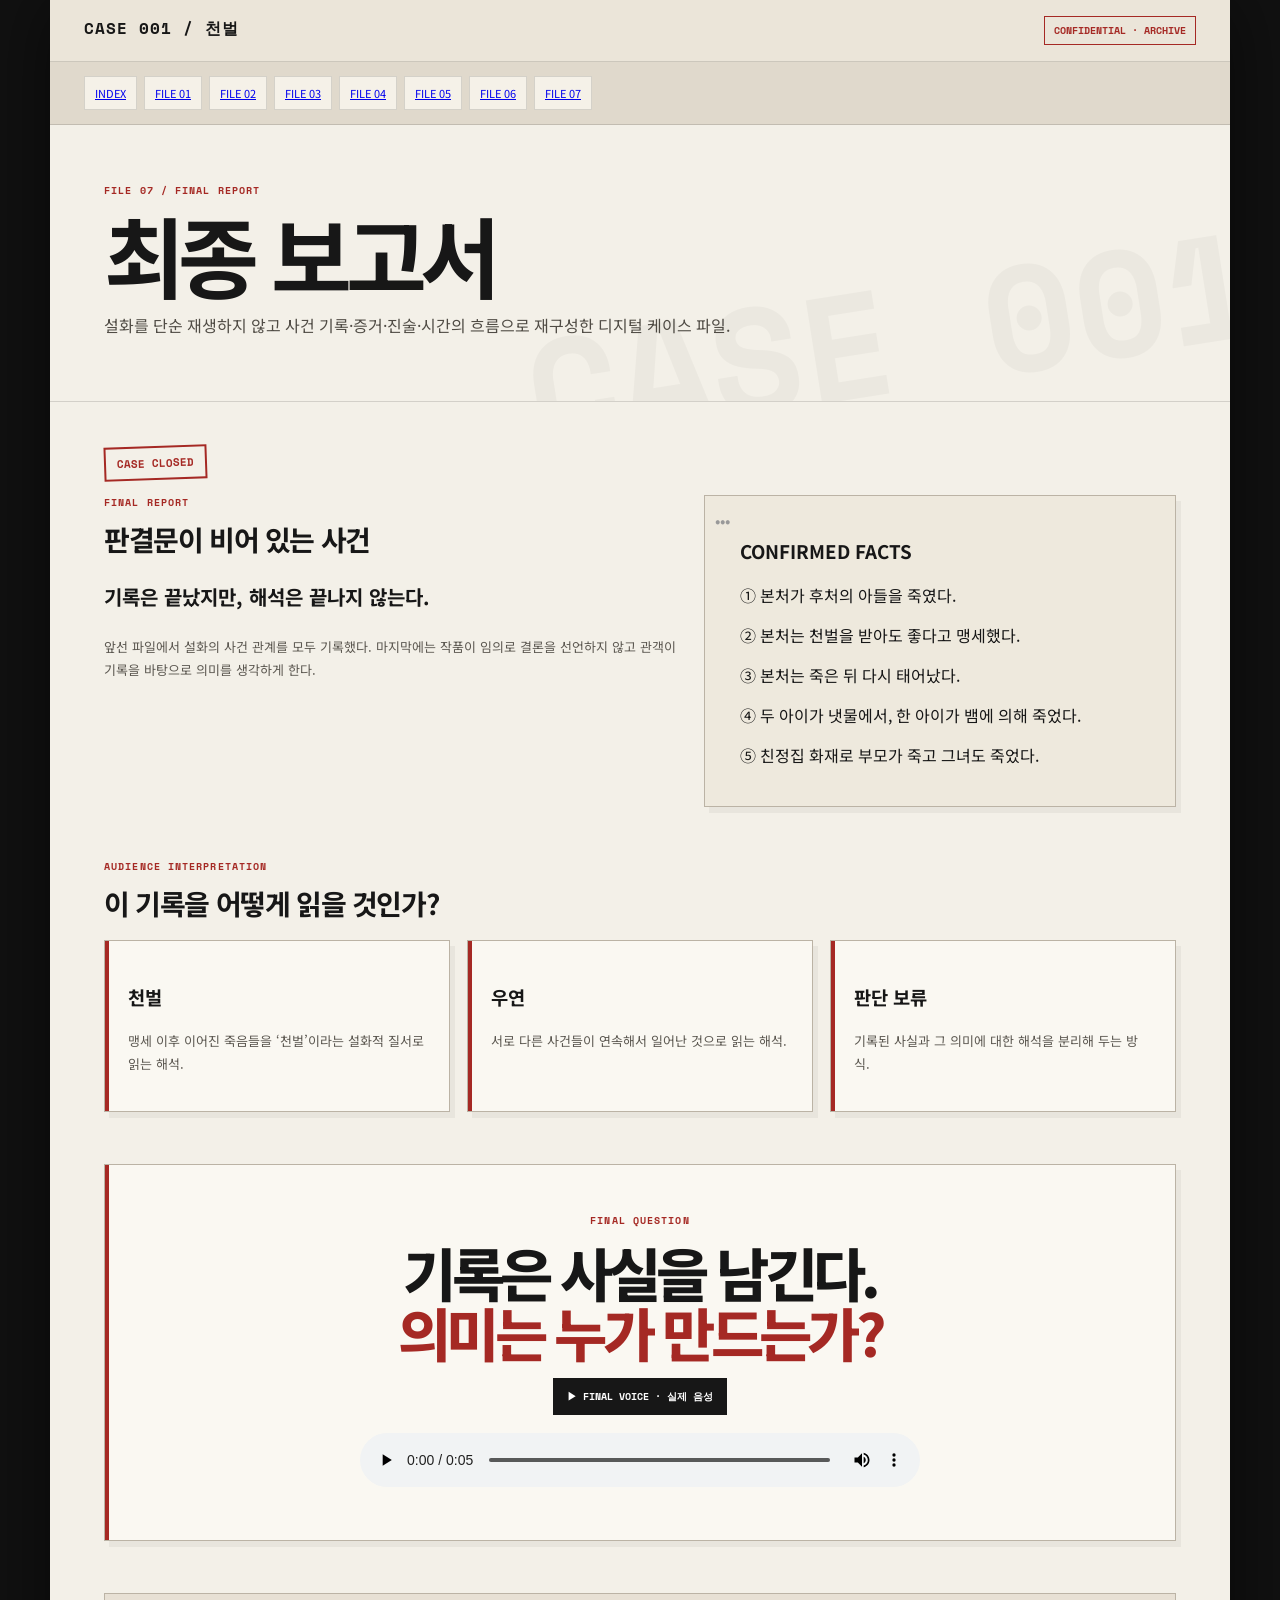
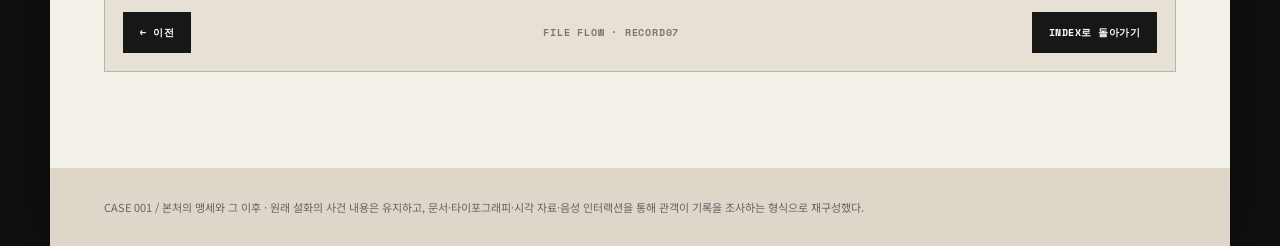
<file: record07.html>
<!doctype html><html lang="ko"><head><meta charset="utf-8"><meta name="viewport" content="width=device-width,initial-scale=1"><title>CASE 001 — 최종 보고서</title><style>@import url('https://fonts.googleapis.com/css2?family=Noto+Sans+KR:wght@400;600;700;800&family=Space+Mono:wght@400;700&display=swap');
:root{--ink:#171717;--paper:#f3f0e8;--paper2:#e5dfd2;--red:#a52924;--muted:#6f6a62;--line:#c9c2b5;--dark:#202124}*{box-sizing:border-box}html{scroll-behavior:smooth}body{margin:0;background:#111;color:var(--ink);font-family:'Noto Sans KR',sans-serif}.shell{max-width:1180px;margin:auto;background:var(--paper);min-height:100vh;box-shadow:0 0 70px #0008}.top{padding:16px 34px;background:#ebe5d9;border-bottom:1px solid #0002;display:flex;justify-content:space-between}.mono{font-family:'Space Mono';letter-spacing:.06em}.status{font:700 10px 'Space Mono';color:var(--red);border:1px solid var(--red);padding:6px 9px}.nav{position:sticky;top:0;z-index:10;padding:14px 34px;background:#e0d9cc;border-bottom:1px solid #0002;display:flex;gap:7px;flex-wrap:wrap}.nav a{background:#f5f1e8;border:1px solid #0002;padding:8px 10px;font-size:11px}.nav a:hover{border-color:var(--red);color:var(--red)}.hero{padding:58px 54px 45px;border-bottom:1px solid #0002;position:relative;overflow:hidden}.hero:after{content:'CASE 001';position:absolute;right:-30px;bottom:-45px;font:800 150px 'Space Mono';color:#00000008;transform:rotate(-9deg)}.kicker,.label{font:700 10px 'Space Mono';letter-spacing:.11em;color:var(--red)}.hero h1{font-size:clamp(44px,7vw,88px);line-height:.93;letter-spacing:-.075em;margin:15px 0}.hero p{max-width:720px;color:#504c45;line-height:1.8}.content{padding:44px 54px}.section{margin-bottom:52px}.section h2{font-size:28px;letter-spacing:-.05em;margin:9px 0 17px}.grid2{display:grid;grid-template-columns:1.1fr .9fr;gap:22px}.grid3{display:grid;grid-template-columns:repeat(3,1fr);gap:17px}.paper,.doc{background:#faf8f2;border:1px solid #bbb3a5;padding:23px;box-shadow:5px 6px 0 #0000000c;position:relative}.paper:before{content:'';position:absolute;left:0;top:0;bottom:0;width:4px;background:var(--red)}.doc{background:#eee9dd;padding-left:35px}.doc:before{content:'•••';position:absolute;left:10px;top:12px;line-height:1.6;color:#999}.quote{font-size:20px;font-weight:700;line-height:1.8}.small{font-size:13px;line-height:1.8;color:#5c5851}.stamp{display:inline-block;border:2px solid var(--red);color:var(--red);padding:7px 11px;font:700 11px 'Space Mono';transform:rotate(-2deg);margin-bottom:15px}.full-story{white-space:pre-line;font-size:15px;line-height:2.05}.timeline{padding-left:30px;position:relative}.timeline:before{content:'';position:absolute;left:8px;top:0;bottom:0;width:1px;background:#999}.event{position:relative;margin:0 0 24px}.event:before{content:'';position:absolute;left:-27px;top:5px;width:9px;height:9px;border-radius:50%;border:2px solid var(--red);background:var(--paper)}.event strong{display:block}.event span{font-size:12px;color:var(--muted)}.map{height:350px;background:var(--dark);color:#eee;position:relative;overflow:hidden;padding:22px}.maptitle{font:700 10px 'Space Mono';color:#aaa}.node{position:absolute;background:#eee;color:#111;padding:12px 14px;border-left:4px solid var(--red);font-size:13px;box-shadow:0 5px 15px #0006}.node small{display:block;color:#777;font-size:10px;margin-top:4px}.line{position:absolute;height:1px;background:#aaa;transform-origin:left center}.evidence{height:285px;background:#2c2b29;position:relative;overflow:hidden;border:8px solid #e9e4d9;box-shadow:0 7px 18px #0002}.caption{position:absolute;left:12px;bottom:11px;color:#fff;background:#000b;padding:7px 9px;font:700 9px 'Space Mono'}.house{position:absolute;left:20%;bottom:21%;width:58%;height:48%;background:#b8a98e;clip-path:polygon(50% 0,100% 35%,100% 100%,0 100%,0 35%)}.house:after{content:'';position:absolute;left:42%;bottom:0;width:16%;height:48%;background:#463c34}.window{position:absolute;top:49%;width:13%;height:20%;background:#9db0ad;border:3px solid #5c5047}.window.l{left:23%}.window.r{right:23%}.tree{position:absolute;bottom:17%;width:17px;height:90px;background:#51453b}.tree:before{content:'';position:absolute;width:95px;height:95px;border-radius:50%;background:#425246;left:-39px;top:-58px}.audio{display:flex;align-items:center;gap:12px;padding:14px;background:#f7f4ec;border:1px solid #bbb3a5}.audio button,.finalbtn{background:#171717;color:white;border:0;padding:11px 14px;font:700 10px 'Space Mono';cursor:pointer}.wave{display:flex;gap:3px;align-items:center}.wave i{width:3px;height:11px;background:var(--red);animation:pulse 1s infinite}.wave i:nth-child(2){height:19px}.wave i:nth-child(3){height:28px}.wave i:nth-child(4){height:15px}.wave i:nth-child(5){height:22px}@keyframes pulse{50%{transform:scaleY(.45)}}.bigtype{font-size:clamp(35px,6vw,72px);font-weight:800;line-height:1.03;letter-spacing:-.08em}.red{color:var(--red)}.footer{padding:30px 54px;background:#ddd6c9;color:#666;font-size:11px;line-height:1.7}.cardlink{display:block}.cardlink:hover{transform:translateY(-3px);transition:.2s}@media(max-width:800px){.grid2,.grid3{grid-template-columns:1fr}.content,.hero{padding-left:23px;padding-right:23px}.top,.nav{padding-left:16px;padding-right:16px}.hero h1{font-size:54px}.map{height:500px}}
<style>.real-photo{padding:0;background:#222;overflow:hidden}.real-photo img{display:block;width:100%;height:100%;object-fit:cover}.real-photo.wide{height:380px}.real-photo.wide img{object-fit:cover}</style></style><style>
.flow-nav{display:flex;gap:10px;justify-content:space-between;align-items:center;margin-top:12px;padding:18px;background:#e7e0d4;border:1px solid #bbb3a5}
.flow-nav a{display:inline-block;background:#171717;color:#fff;text-decoration:none;padding:13px 17px;font:700 10px 'Space Mono',monospace;letter-spacing:.05em}
.flow-nav a:hover{background:#a52924}
.flow-nav .flow-mid{font:700 10px 'Space Mono',monospace;color:#777;letter-spacing:.08em}
</style></head><body><div class="shell"><header class="top"><b class="mono">CASE 001 / 천벌</b><span class="status">CONFIDENTIAL · ARCHIVE</span></header><nav class="nav"><a href="index.html">INDEX</a><a href="record01.html">FILE 01</a><a href="record02.html">FILE 02</a><a href="record03.html">FILE 03</a><a href="record04.html">FILE 04</a><a href="record05.html">FILE 05</a><a href="record06.html">FILE 06</a><a href="record07.html">FILE 07</a></nav><section class="hero"><div class="kicker">FILE 07 / FINAL REPORT</div><h1>최종 보고서</h1><p>설화를 단순 재생하지 않고 사건 기록·증거·진술·시간의 흐름으로 재구성한 디지털 케이스 파일.</p></section><main class="content"><section class="section"><div class="stamp">CASE CLOSED</div><div class="grid2"><div><div class="label">FINAL REPORT</div><h2>판결문이 비어 있는 사건</h2><p class="quote">기록은 끝났지만, 해석은 끝나지 않는다.</p><p class="small">앞선 파일에서 설화의 사건 관계를 모두 기록했다. 마지막에는 작품이 임의로 결론을 선언하지 않고 관객이 기록을 바탕으로 의미를 생각하게 한다.</p></div><div class="doc"><h3>CONFIRMED FACTS</h3><p>① 본처가 후처의 아들을 죽였다.</p><p>② 본처는 천벌을 받아도 좋다고 맹세했다.</p><p>③ 본처는 죽은 뒤 다시 태어났다.</p><p>④ 두 아이가 냇물에서, 한 아이가 뱀에 의해 죽었다.</p><p>⑤ 친정집 화재로 부모가 죽고 그녀도 죽었다.</p></div></div></section><section class="section"><div class="label">AUDIENCE INTERPRETATION</div><h2>이 기록을 어떻게 읽을 것인가?</h2><div class="grid3"><div class="paper"><h3>천벌</h3><p class="small">맹세 이후 이어진 죽음들을 ‘천벌’이라는 설화적 질서로 읽는 해석.</p></div><div class="paper"><h3>우연</h3><p class="small">서로 다른 사건들이 연속해서 일어난 것으로 읽는 해석.</p></div><div class="paper"><h3>판단 보류</h3><p class="small">기록된 사실과 그 의미에 대한 해석을 분리해 두는 방식.</p></div></div></section><section class="section"><div class="paper" style="text-align:center;padding:48px"><div class="label">FINAL QUESTION</div><div class="bigtype" style="font-size:clamp(30px,5vw,58px);margin:15px 0">기록은 사실을 남긴다.<br><span class="red">의미는 누가 만드는가?</span></div><button class="finalbtn" onclick="document.getElementById('caseAudio').play()">▶ FINAL VOICE · 실제 음성</button><div style="margin-top:18px"><audio id="caseAudio" controls preload="metadata" src="voice07.wav" style="width:100%;max-width:560px"></audio></div></div></section><section class="section"><div class="flow-nav"><a href="record06.html">← 이전</a><span class="flow-mid">FILE FLOW · RECORD07</span><a href="index.html">INDEX로 돌아가기</a></div></section></main><footer class="footer">CASE 001 / 본처의 맹세와 그 이후 · 원래 설화의 사건 내용은 유지하고, 문서·타이포그래피·시각 자료·음성 인터랙션을 통해 관객이 기록을 조사하는 형식으로 재구성했다.</footer></div></body></html>
</file>
